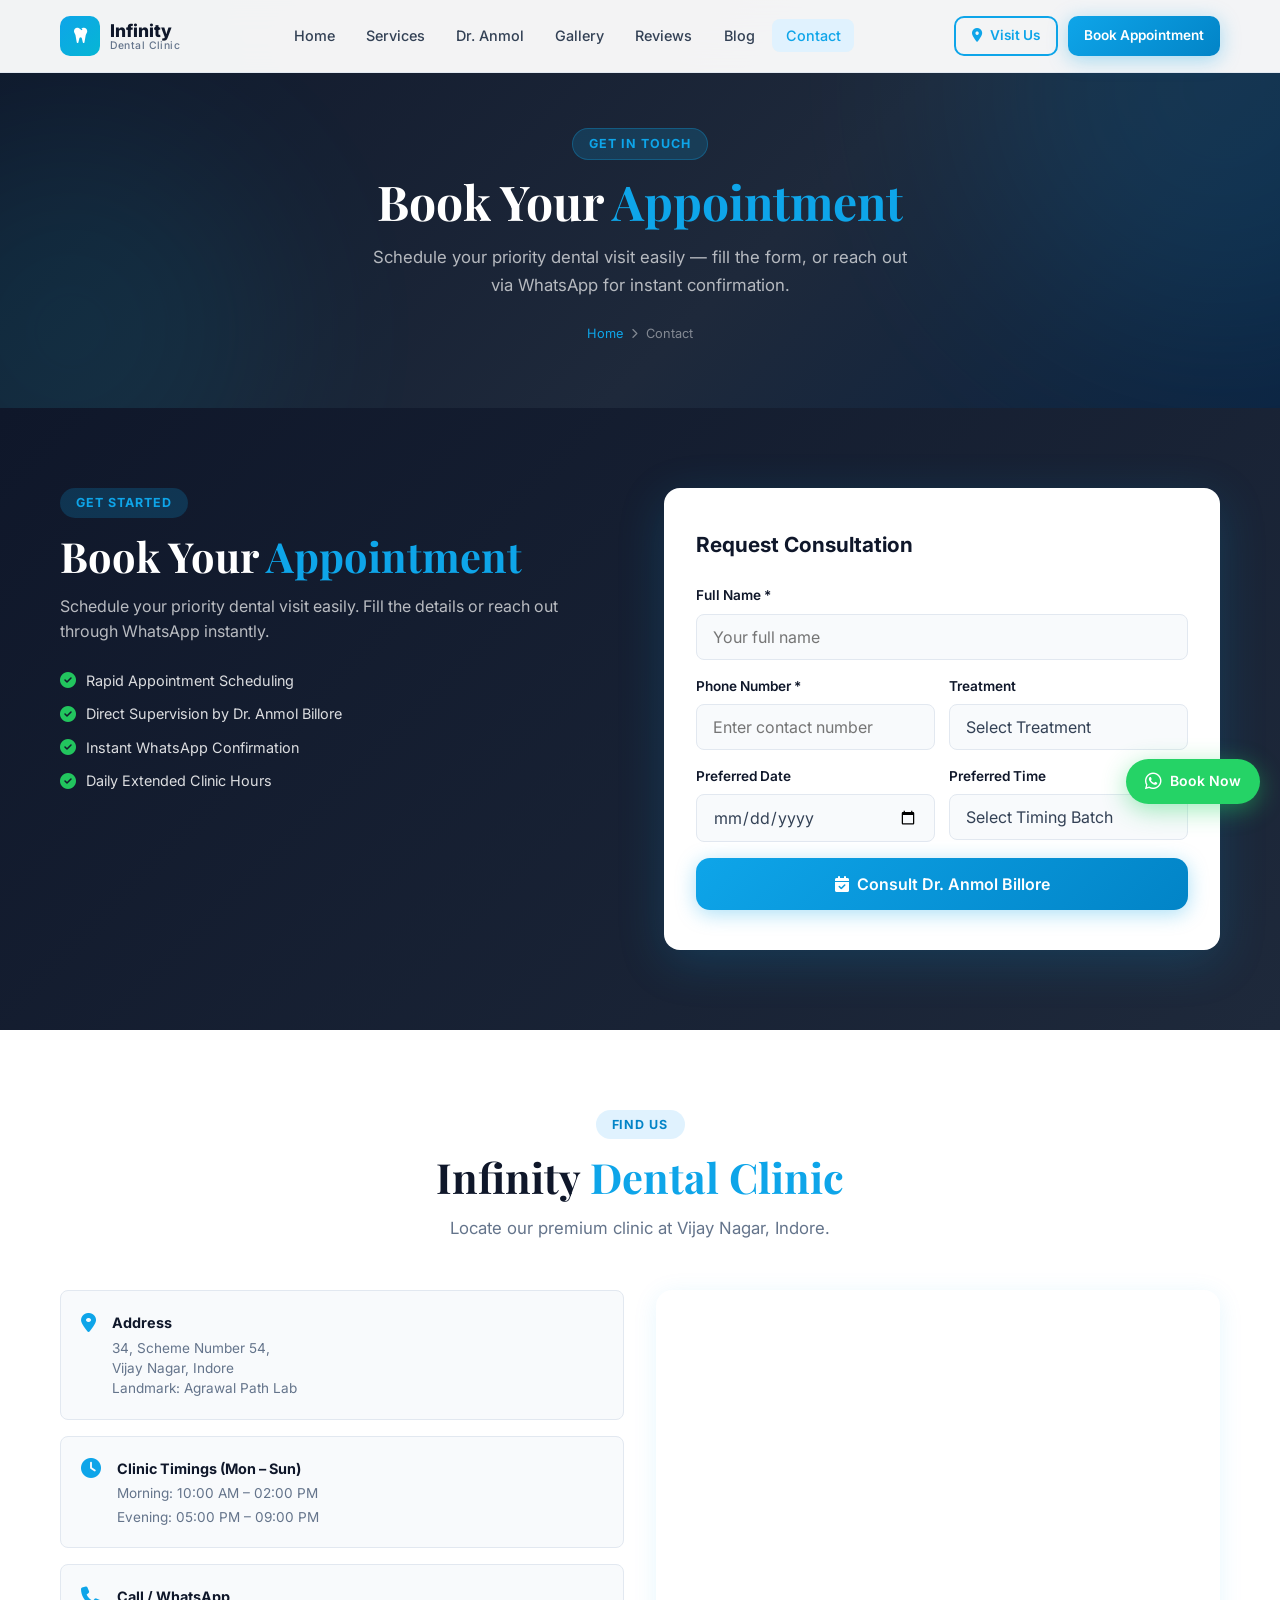
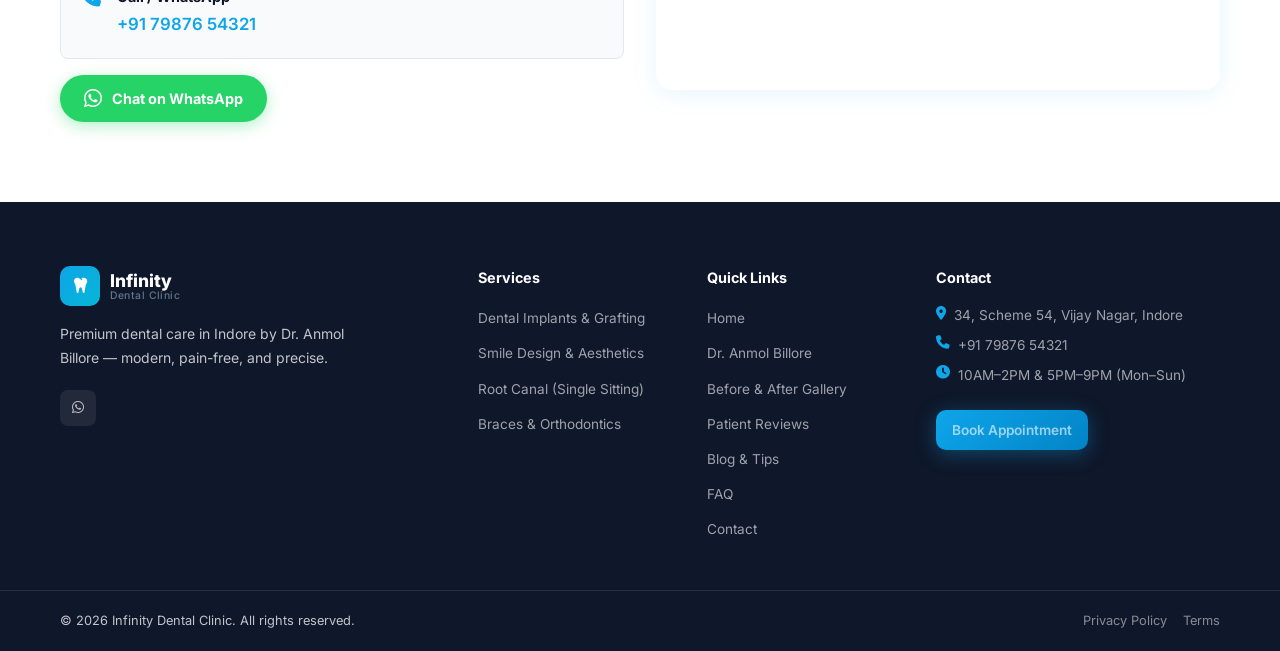
<file: contact.html>
<!DOCTYPE html>
<html lang="en">
<head>
  <meta charset="UTF-8" />
  <meta name="viewport" content="width=device-width, initial-scale=1.0" />
  <meta name="description" content="Book an appointment at Infinity Dental Clinic, Vijay Nagar, Indore. Contact Dr. Anmol Billore — open Mon–Sun, morning and evening batches." />
  <title>Contact &amp; Appointment | Infinity Dental Clinic</title>
  <meta name="robots" content="index, follow" />
  <link rel="icon" type="image/svg+xml" href="data:image/svg+xml,&lt;svg xmlns='http://www.w3.org/2000/svg' viewBox='0 0 100 100'&gt;&lt;text y='.9em' font-size='90'&gt;??&lt;/text&gt;&lt;/svg&gt;" />
  <meta name="robots" content="index, follow" />
  <meta property="og:title" content="Contact & Appointment | Infinity Dental Clinic" />
  <meta property="og:description" content="Book an appointment at Infinity Dental Clinic, Vijay Nagar, Indore. Contact Dr. Anmol Billore — open Mon–Sun, morning and evening batches." />
  <meta property="og:url" content="https://infinitydentalclinic.in/contact.html" />
  <meta property="og:image" content="https://infinitydentalclinic.in/dr-billore.jpg" />
  <meta property="og:type" content="website" />
  <meta name="twitter:card" content="summary_large_image" />
  <link rel="icon" type="image/svg+xml" href="data:image/svg+xml,<svg xmlns='http://www.w3.org/2000/svg' viewBox='0 0 100 100'><text y='.9em' font-size='90'>🦷</text></svg>" />
  <script src="https://identity.netlify.com/v1/netlify-identity-widget.js"></script>
  <link rel="preconnect" href="https://fonts.googleapis.com" />
  <link rel="preconnect" href="https://fonts.gstatic.com" crossorigin />
  <link href="https://fonts.googleapis.com/css2?family=Inter:wght@300;400;500;600;700;800&family=Playfair+Display:wght@400;600;700&display=swap" rel="stylesheet" />
  <link rel="stylesheet" href="style.css" />
  <link href="https://cdnjs.cloudflare.com/ajax/libs/font-awesome/6.5.0/css/all.min.css" rel="stylesheet" />
</head>
<body data-page="contact">

  <a href="https://wa.me/917987654321" class="whatsapp-float" target="_blank" rel="noopener" aria-label="WhatsApp us"><i class="fab fa-whatsapp"></i><span>Book Now</span></a>
  <div class="mobile-fab-bar">
    <a href="https://wa.me/917987654321" class="mobile-fab-btn mobile-fab-wa" target="_blank" rel="noopener"><i class="fab fa-whatsapp"></i><span>WhatsApp</span></a>
    <a href="#appointment" class="mobile-fab-btn mobile-fab-book"><i class="fas fa-calendar-check"></i><span>Book Now</span></a>
    <a href="#contact" class="mobile-fab-btn mobile-fab-loc"><i class="fas fa-map-marker-alt"></i><span>Location</span></a>
  </div>

  <header class="header" id="header">
    <nav class="nav container" role="navigation" aria-label="Main navigation">
      <a href="index.html" class="nav__logo">
        <div class="logo-icon"><i class="fas fa-tooth"></i></div>
        <div class="logo-text"><span class="logo-primary">Infinity</span><span class="logo-sub">Dental Clinic</span></div>
      </a>
      <ul class="nav__list" id="nav-list">
        <li><a href="index.html" class="nav__link">Home</a></li>
        <li><a href="services.html" class="nav__link">Services</a></li>
        <li><a href="about.html" class="nav__link">Dr. Anmol</a></li>
        <li><a href="gallery.html" class="nav__link">Gallery</a></li>
        <li><a href="reviews.html" class="nav__link">Reviews</a></li>
        <li><a href="blog.html" class="nav__link">Blog</a></li>
        <li><a href="contact.html" class="nav__link active">Contact</a></li>
      </ul>
      <div class="nav__cta">
        <a href="#contact" class="btn btn--outline btn--sm"><i class="fas fa-map-marker-alt"></i> Visit Us</a>
        <a href="#appointment" class="btn btn--primary btn--sm">Book Appointment</a>
      </div>
      <button class="hamburger" id="hamburger" aria-label="Toggle menu" aria-expanded="false"><span></span><span></span><span></span></button>
    </nav>
  </header>

  <div class="mobile-nav" id="mobile-nav" aria-hidden="true">
    <ul class="mobile-nav__list">
      <li><a href="index.html" class="mobile-nav__link">Home</a></li>
      <li><a href="services.html" class="mobile-nav__link">Services</a></li>
      <li><a href="about.html" class="mobile-nav__link">Dr. Anmol</a></li>
      <li><a href="gallery.html" class="mobile-nav__link">Gallery</a></li>
      <li><a href="reviews.html" class="mobile-nav__link">Reviews</a></li>
      <li><a href="blog.html" class="mobile-nav__link">Blog</a></li>
      <li><a href="contact.html" class="mobile-nav__link">Contact</a></li>
    </ul>
    <div class="mobile-nav__cta">
      <a href="#contact" class="btn btn--outline btn--full"><i class="fas fa-map-marker-alt"></i> Visit Clinic Location</a>
      <a href="https://wa.me/917987654321" class="btn btn--whatsapp btn--full" target="_blank" rel="noopener"><i class="fab fa-whatsapp"></i> WhatsApp Us</a>
      <a href="#appointment" class="btn btn--primary btn--full">Book Appointment</a>
    </div>
  </div>
  <div class="overlay" id="overlay"></div>

  <main>
    <div class="page-hero">
      <div class="container page-hero__inner">
        <span class="page-hero__tag">Get In Touch</span>
        <h1 class="page-hero__title">Book Your <span class="highlight">Appointment</span></h1>
        <p class="page-hero__desc">Schedule your priority dental visit easily — fill the form, or reach out via WhatsApp for instant confirmation.</p>
        <div class="page-hero__breadcrumb"><a href="index.html">Home</a><i class="fas fa-chevron-right"></i><span>Contact</span></div>
      </div>
    </div>

    <!-- ===== APPOINTMENT FORM ===== -->
    <section class="appointment section" id="appointment">
      <div class="container appointment__inner">
        <div class="appointment__info">
          <span class="section-tag">Get Started</span>
          <h2 class="section-title">Book Your <span class="highlight">Appointment</span></h2>
          <p>Schedule your priority dental visit easily. Fill the details or reach out through WhatsApp instantly.</p>
          <ul class="appointment__perks">
            <li><i class="fas fa-check-circle"></i> Rapid Appointment Scheduling</li>
            <li><i class="fas fa-check-circle"></i> Direct Supervision by Dr. Anmol Billore</li>
            <li><i class="fas fa-check-circle"></i> Instant WhatsApp Confirmation</li>
            <li><i class="fas fa-check-circle"></i> Daily Extended Clinic Hours</li>
          </ul>
        </div>
        <div class="appointment__form-wrap">
          <form class="appointment__form" id="appointment-form" name="appointment" method="POST" data-netlify="true" netlify-honeypot="bot-field" novalidate>
            <h3>Request Consultation</h3>
            <input type="hidden" name="form-name" value="appointment" />
            <p style="display:none;"><label>Don't fill this out: <input name="bot-field" /></label></p>
            <div class="form-group">
              <label for="appt-name">Full Name *</label>
              <input type="text" id="appt-name" name="name" placeholder="Your full name" required />
            </div>
            <div class="form-row">
              <div class="form-group">
                <label for="appt-phone">Phone Number *</label>
                <input type="tel" id="appt-phone" name="phone" placeholder="Enter contact number" required />
              </div>
              <div class="form-group">
                <label for="appt-service">Treatment</label>
                <select id="appt-service" name="service">
                  <option value="">Select Treatment</option>
                  <option value="implants">Implants / General Surgery</option>
                  <option value="smile">Smile Design / Aesthetic</option>
                  <option value="rct">Root Canal Treatment</option>
                  <option value="crowns">Crowns / Bridges</option>
                  <option value="ortho">Braces / Orthodontics</option>
                  <option value="cleaning">Scaling / Polishing</option>
                  <option value="other">General Checkup / Other</option>
                </select>
              </div>
            </div>
            <div class="form-row">
              <div class="form-group">
                <label for="appt-date">Preferred Date</label>
                <input type="date" id="appt-date" name="date" />
              </div>
              <div class="form-group">
                <label for="appt-time">Preferred Time</label>
                <select id="appt-time" name="time">
                  <option value="">Select Timing Batch</option>
                  <option>Morning (10:00 AM – 02:00 PM)</option>
                  <option>Evening (05:00 PM – 09:00 PM)</option>
                </select>
              </div>
            </div>
            <button type="submit" class="btn btn--primary btn--full btn--lg" id="appt-submit">
              <i class="fas fa-calendar-check"></i> Consult Dr. Anmol Billore
            </button>
          </form>
        </div>
      </div>
    </section>

    <!-- ===== CONTACT + MAP ===== -->
    <section class="contact section" id="contact">
      <div class="container">
        <div class="section-header">
          <span class="section-tag">Find Us</span>
          <h2 class="section-title">Infinity <span class="highlight">Dental Clinic</span></h2>
          <p class="section-desc">Locate our premium clinic at Vijay Nagar, Indore.</p>
        </div>
        <div class="contact__inner">
          <div class="contact__cards">
            <div class="contact-card">
              <i class="fas fa-map-marker-alt"></i>
              <div>
                <strong>Address</strong>
                <span>34, Scheme Number 54,<br/>Vijay Nagar, Indore<br/>Landmark: Agrawal Path Lab</span>
              </div>
            </div>
            <div class="contact-card">
              <i class="fas fa-clock"></i>
              <div>
                <strong>Clinic Timings (Mon – Sun)</strong>
                <span>Morning: 10:00 AM – 02:00 PM</span>
                <span>Evening: 05:00 PM – 09:00 PM</span>
              </div>
            </div>
            <div class="contact-card">
              <i class="fas fa-phone"></i>
              <div>
                <strong>Call / WhatsApp</strong>
                <a href="tel:+917987654321" style="color:var(--primary);font-weight:600;font-size:1.05rem;">+91 79876 54321</a>
              </div>
            </div>
            <div class="contact__social">
              <a href="https://wa.me/917987654321" aria-label="WhatsApp" target="_blank" rel="noopener" class="contact-whatsapp-btn">
                <i class="fab fa-whatsapp"></i>
                <span>Chat on WhatsApp</span>
              </a>
            </div>
          </div>
          <div class="contact__map">
            <iframe
              src="https://www.google.com/maps/embed?pb=!1m18!1m12!1m3!1d3679.336423406322!2d75.8911!3d22.7533!2m3!1f0!2f0!3f0!3m2!1i1024!2i768!4f13.1!3m3!1m2!1s0x396302a4505fbae5%3A0xe5323a23a31c51db!2sVijay%20Nagar%2C%20Indore%2C%20Madhya%20Pradesh!5e0!3m2!1sen!2sin!4v1700000000000"
              width="100%" height="400" style="border:0;" allowfullscreen="" loading="lazy"
              referrerpolicy="no-referrer-when-downgrade"
              title="Infinity Dental Clinic Location"
              aria-label="Google map showing clinic location">
            </iframe>
          </div>
        </div>
      </div>
    </section>

  </main>

  <!-- Success modal — placed outside <main> to fix iOS z-index stacking -->
  <div class="modal" id="success-modal" aria-hidden="true" role="dialog">
    <div class="modal__inner">
      <div class="modal__icon"><i class="fas fa-check-circle"></i></div>
      <h3>Appointment Requested!</h3>
      <p>Thank you! Our team will contact you shortly to confirm your slot with Dr. Anmol Billore.</p>
      <button class="btn btn--primary" id="modal-close">Close</button>
    </div>
  </div>
  <div class="modal-overlay" id="modal-overlay"></div>

  <footer class="footer">
    <div class="container footer__inner">
      <div class="footer__brand">
        <div class="nav__logo"><div class="logo-icon"><i class="fas fa-tooth"></i></div><div class="logo-text"><span class="logo-primary">Infinity</span><span class="logo-sub">Dental Clinic</span></div></div>
        <p>Premium dental care in Indore by Dr. Anmol Billore — modern, pain-free, and precise.</p>
        <div class="footer__social"><a href="https://wa.me/917987654321" target="_blank" rel="noopener" aria-label="WhatsApp"><i class="fab fa-whatsapp"></i></a></div>
      </div>
      <div class="footer__links"><h4>Services</h4><ul>
        <li><a href="services.html">Dental Implants &amp; Grafting</a></li>
        <li><a href="services.html">Smile Design &amp; Aesthetics</a></li>
        <li><a href="services.html">Root Canal (Single Sitting)</a></li>
        <li><a href="services.html">Braces &amp; Orthodontics</a></li>
      </ul></div>
      <div class="footer__links"><h4>Quick Links</h4><ul>
        <li><a href="index.html">Home</a></li>
        <li><a href="about.html">Dr. Anmol Billore</a></li>
        <li><a href="gallery.html">Before &amp; After Gallery</a></li>
        <li><a href="reviews.html">Patient Reviews</a></li>
        <li><a href="blog.html">Blog &amp; Tips</a></li>
        <li><a href="faq.html">FAQ</a></li>
        <li><a href="contact.html">Contact</a></li>
      </ul></div>
      <div class="footer__contact"><h4>Contact</h4>
        <p><i class="fas fa-map-marker-alt"></i> 34, Scheme 54, Vijay Nagar, Indore</p>
        <p><i class="fas fa-phone"></i> <a href="tel:+917987654321" style="color:inherit;text-decoration:none;">+91 79876 54321</a></p>
        <p><i class="fas fa-clock"></i> 10AM–2PM &amp; 5PM–9PM (Mon–Sun)</p>
        <a href="#appointment" class="btn btn--primary btn--sm" style="margin-top:1rem;display:inline-flex;">Book Appointment</a>
      </div>
    </div>
    <div class="footer__bottom"><div class="container"><p>© <span id="footer-year"></span> Infinity Dental Clinic. All rights reserved.</p><div class="footer__bottom-links"><a href="#">Privacy Policy</a><a href="#">Terms</a></div></div></div>
  </footer>
  <button class="back-to-top" id="back-to-top" aria-label="Back to top"><i class="fas fa-arrow-up"></i></button>
  <script defer src="script.js"></script>
  <script>
    if (window.netlifyIdentity) {
      window.netlifyIdentity.on('init', function(user) {
        if (!user) { window.netlifyIdentity.on('login', function() { document.location.href = '/admin/'; }); }
      });
    }
    document.getElementById('footer-year').textContent = new Date().getFullYear();
  </script>
</body>
</html>
</file>
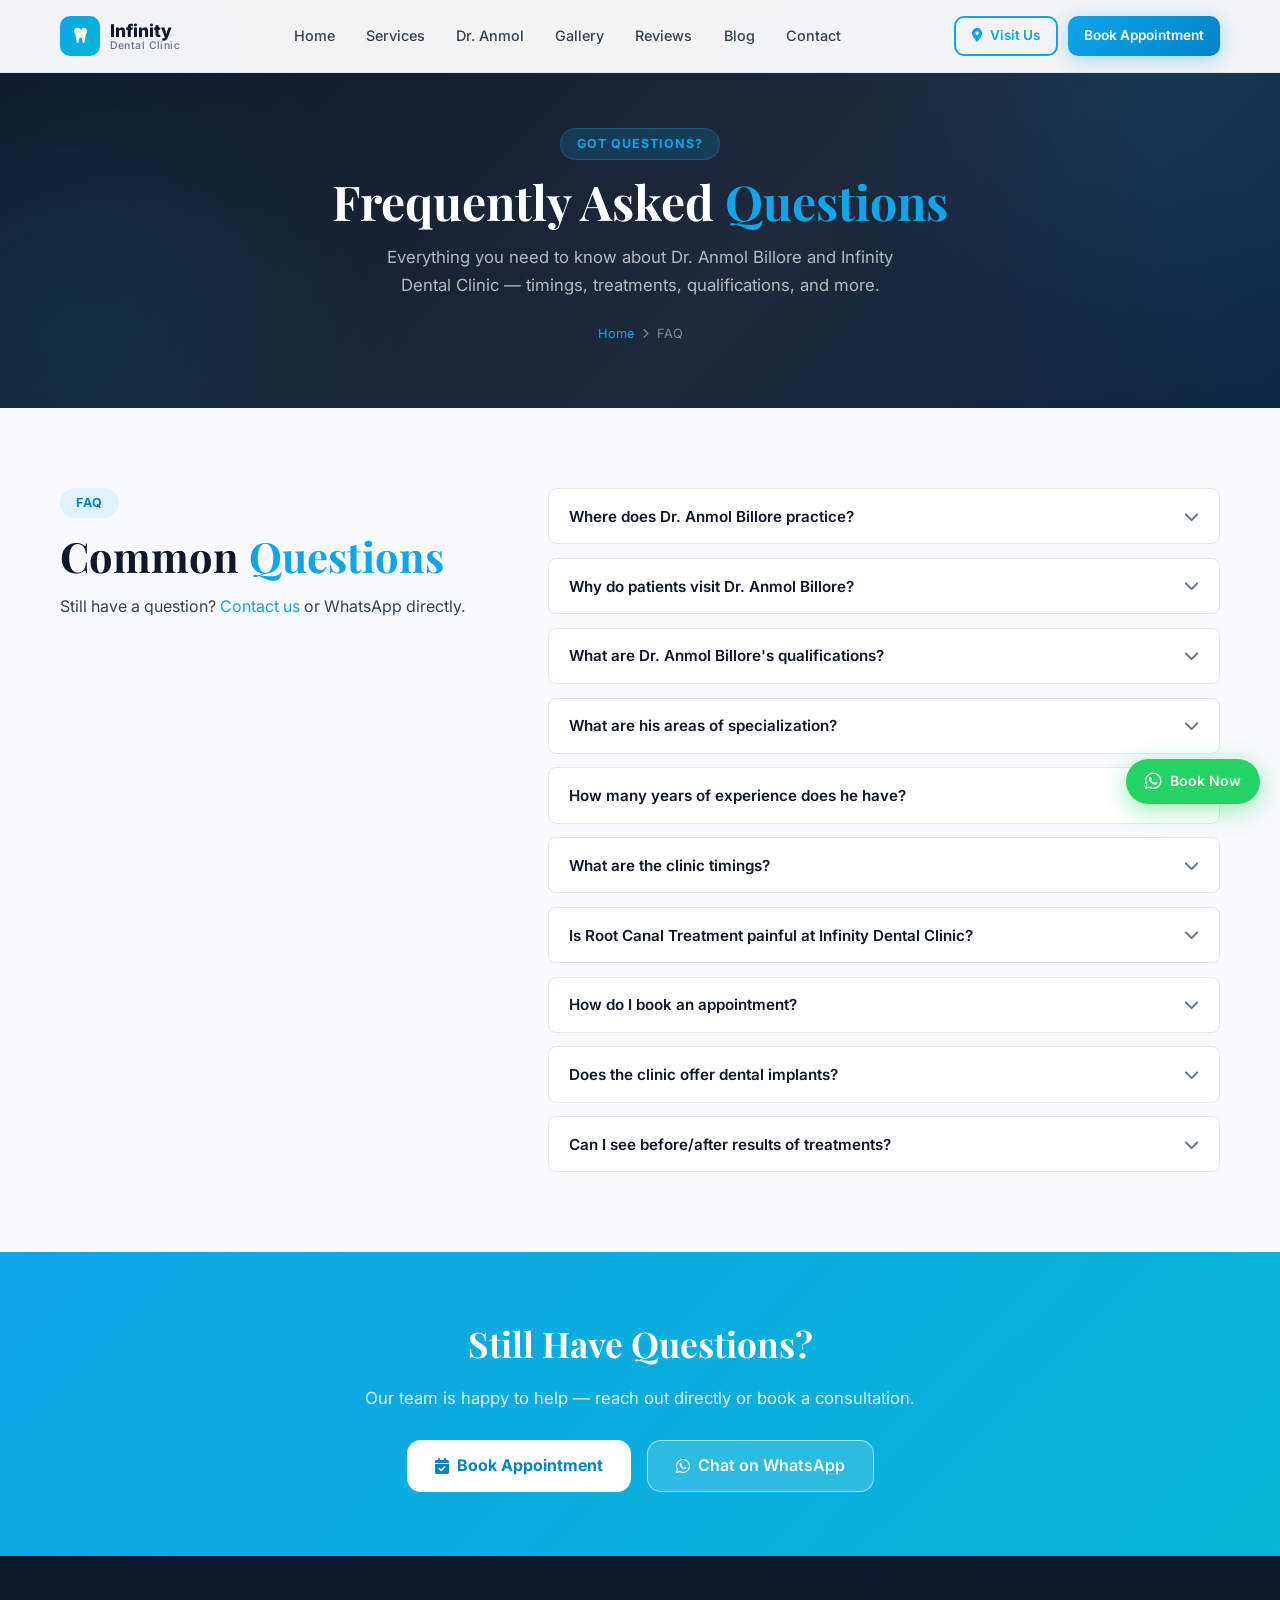
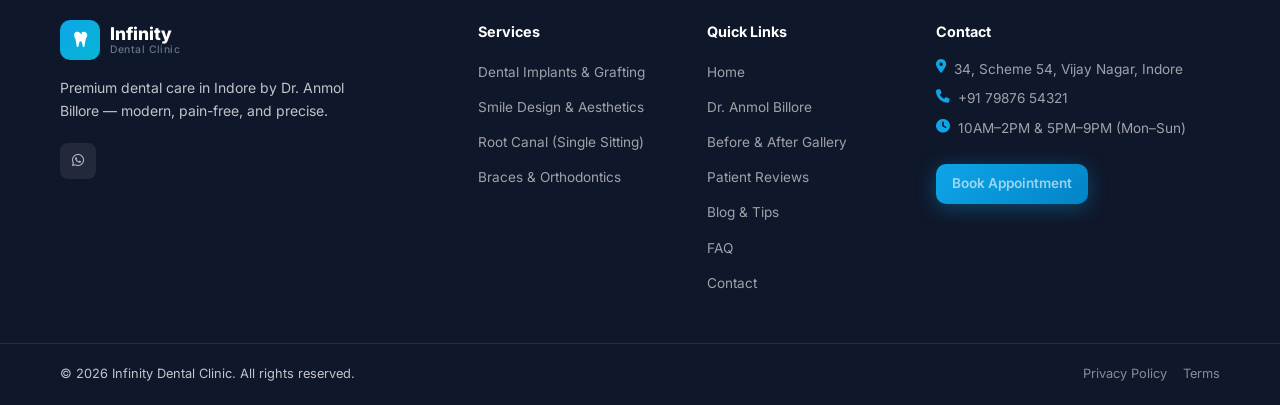
<file: faq.html>
﻿<!DOCTYPE html>
<html lang="en">
<head>
  <meta charset="UTF-8" />
  <meta name="viewport" content="width=device-width, initial-scale=1.0" />
  <meta name="description" content="Frequently asked questions about dental treatments, clinic timings, and Dr. Anmol Billore's qualifications at Infinity Dental Clinic, Indore." />
  <title>FAQ | Infinity Dental Clinic | Dr. Anmol Billore</title>
  <meta name="robots" content="index, follow" />
  <link rel="icon" type="image/svg+xml" href="data:image/svg+xml,&lt;svg xmlns='http://www.w3.org/2000/svg' viewBox='0 0 100 100'&gt;&lt;text y='.9em' font-size='90'&gt;??&lt;/text&gt;&lt;/svg&gt;" />
  <script src="https://identity.netlify.com/v1/netlify-identity-widget.js"></script>
  <link rel="preconnect" href="https://fonts.googleapis.com" />
  <link rel="preconnect" href="https://fonts.gstatic.com" crossorigin />
  <link href="https://fonts.googleapis.com/css2?family=Inter:wght@300;400;500;600;700;800&family=Playfair+Display:wght@400;600;700&display=swap" rel="stylesheet" />
  <link rel="stylesheet" href="style.css" />
  <link href="https://cdnjs.cloudflare.com/ajax/libs/font-awesome/6.5.0/css/all.min.css" rel="stylesheet" />
</head>
<body data-page="faq">

  <a href="https://wa.me/917987654321" class="whatsapp-float" target="_blank" rel="noopener" aria-label="WhatsApp us"><i class="fab fa-whatsapp"></i><span>Book Now</span></a>
  <div class="mobile-fab-bar">
    <a href="https://wa.me/917987654321" class="mobile-fab-btn mobile-fab-wa" target="_blank" rel="noopener"><i class="fab fa-whatsapp"></i><span>WhatsApp</span></a>
    <a href="contact.html#appointment" class="mobile-fab-btn mobile-fab-book"><i class="fas fa-calendar-check"></i><span>Book Now</span></a>
    <a href="contact.html#contact" class="mobile-fab-btn mobile-fab-loc"><i class="fas fa-map-marker-alt"></i><span>Location</span></a>
  </div>

  <header class="header" id="header">
    <nav class="nav container" role="navigation" aria-label="Main navigation">
      <a href="index.html" class="nav__logo">
        <div class="logo-icon"><i class="fas fa-tooth"></i></div>
        <div class="logo-text"><span class="logo-primary">Infinity</span><span class="logo-sub">Dental Clinic</span></div>
      </a>
      <ul class="nav__list" id="nav-list">
        <li><a href="index.html" class="nav__link">Home</a></li>
        <li><a href="services.html" class="nav__link">Services</a></li>
        <li><a href="about.html" class="nav__link">Dr. Anmol</a></li>
        <li><a href="gallery.html" class="nav__link">Gallery</a></li>
        <li><a href="reviews.html" class="nav__link">Reviews</a></li>
        <li><a href="blog.html" class="nav__link">Blog</a></li>
        <li><a href="contact.html" class="nav__link">Contact</a></li>
      </ul>
      <div class="nav__cta">
        <a href="contact.html#contact" class="btn btn--outline btn--sm"><i class="fas fa-map-marker-alt"></i> Visit Us</a>
        <a href="contact.html#appointment" class="btn btn--primary btn--sm">Book Appointment</a>
      </div>
      <button class="hamburger" id="hamburger" aria-label="Toggle menu" aria-expanded="false"><span></span><span></span><span></span></button>
    </nav>
  </header>

  <div class="mobile-nav" id="mobile-nav" aria-hidden="true">
    <ul class="mobile-nav__list">
      <li><a href="index.html" class="mobile-nav__link">Home</a></li>
      <li><a href="services.html" class="mobile-nav__link">Services</a></li>
      <li><a href="about.html" class="mobile-nav__link">Dr. Anmol</a></li>
      <li><a href="gallery.html" class="mobile-nav__link">Gallery</a></li>
      <li><a href="reviews.html" class="mobile-nav__link">Reviews</a></li>
      <li><a href="blog.html" class="mobile-nav__link">Blog</a></li>
      <li><a href="contact.html" class="mobile-nav__link">Contact</a></li>
    </ul>
    <div class="mobile-nav__cta">
      <a href="contact.html#contact" class="btn btn--outline btn--full"><i class="fas fa-map-marker-alt"></i> Visit Clinic</a>
      <a href="https://wa.me/917987654321" class="btn btn--whatsapp btn--full" target="_blank" rel="noopener"><i class="fab fa-whatsapp"></i> WhatsApp Us</a>
      <a href="contact.html#appointment" class="btn btn--primary btn--full">Book Appointment</a>
    </div>
  </div>
  <div class="overlay" id="overlay"></div>

  <main>
    <div class="page-hero">
      <div class="container page-hero__inner">
        <span class="page-hero__tag">Got Questions?</span>
        <h1 class="page-hero__title">Frequently Asked <span class="highlight">Questions</span></h1>
        <p class="page-hero__desc">Everything you need to know about Dr. Anmol Billore and Infinity Dental Clinic — timings, treatments, qualifications, and more.</p>
        <div class="page-hero__breadcrumb"><a href="index.html">Home</a><i class="fas fa-chevron-right"></i><span>FAQ</span></div>
      </div>
    </div>

    <section class="faq section" id="faq">
      <div class="container faq__inner">
        <div class="faq__header">
          <span class="section-tag">FAQ</span>
          <h2 class="section-title">Common <span class="highlight">Questions</span></h2>
          <p>Still have a question? <a href="contact.html">Contact us</a> or WhatsApp directly.</p>
        </div>
        <div class="faq__list">

          <div class="faq-item">
            <button class="faq-q" aria-expanded="false">Where does Dr. Anmol Billore practice? <i class="fas fa-chevron-down"></i></button>
            <div class="faq-a"><p>Dr. Anmol Billore practices at Infinity Dental Clinic, Vijay Nagar, Indore. Address: 34, Scheme Number 54, Landmark: Agrawal Path Lab.</p></div>
          </div>

          <div class="faq-item">
            <button class="faq-q" aria-expanded="false">Why do patients visit Dr. Anmol Billore? <i class="fas fa-chevron-down"></i></button>
            <div class="faq-a"><p>Patients commonly visit for Crowns and Bridges, Artificial Teeth, Smile Design, Dental Implants, and Root Canal Treatment due to his premium, pain-free approach.</p></div>
          </div>

          <div class="faq-item">
            <button class="faq-q" aria-expanded="false">What are Dr. Anmol Billore's qualifications? <i class="fas fa-chevron-down"></i></button>
            <div class="faq-a"><p>Dr. Anmol Billore holds a BDS degree from Modern Dental College &amp; Research Centre, Indore (Batch of 2010), and is MCI Verified.</p></div>
          </div>

          <div class="faq-item">
            <button class="faq-q" aria-expanded="false">What are his areas of specialization? <i class="fas fa-chevron-down"></i></button>
            <div class="faq-a"><p>He specializes in Dentistry, Cosmetic/Aesthetic Dentistry, Dental Surgery, and Implantology — offering 25+ dental services under one roof.</p></div>
          </div>

          <div class="faq-item">
            <button class="faq-q" aria-expanded="false">How many years of experience does he have? <i class="fas fa-chevron-down"></i></button>
            <div class="faq-a"><p>Dr. Anmol Billore has 16 years of overall experience, including 15 years as a dedicated specialist in cosmetic and implant dentistry.</p></div>
          </div>

          <div class="faq-item">
            <button class="faq-q" aria-expanded="false">What are the clinic timings? <i class="fas fa-chevron-down"></i></button>
            <div class="faq-a"><p>The clinic is open Monday – Sunday across two batches: <strong>Morning: 10:00 AM – 02:00 PM</strong> and <strong>Evening: 05:00 PM – 09:00 PM</strong>.</p></div>
          </div>

          <div class="faq-item">
            <button class="faq-q" aria-expanded="false">Is Root Canal Treatment painful at Infinity Dental Clinic? <i class="fas fa-chevron-down"></i></button>
            <div class="faq-a"><p>No. The clinic uses advanced single-sitting RCT techniques and modern anesthesia protocols specifically designed to make the procedure completely pain-free and often completed in one visit.</p></div>
          </div>

          <div class="faq-item">
            <button class="faq-q" aria-expanded="false">How do I book an appointment? <i class="fas fa-chevron-down"></i></button>
            <div class="faq-a"><p>You can book online via our <a href="contact.html#appointment">Appointment Form</a>, or directly through WhatsApp for instant confirmation. The clinic also accepts walk-ins during working hours.</p></div>
          </div>

          <div class="faq-item">
            <button class="faq-q" aria-expanded="false">Does the clinic offer dental implants? <i class="fas fa-chevron-down"></i></button>
            <div class="faq-a"><p>Yes. Dr. Anmol Billore is a certified Implantologist. He offers full dental implant procedures including bone grafting when required. <a href="services.html">See all services.</a></p></div>
          </div>

          <div class="faq-item">
            <button class="faq-q" aria-expanded="false">Can I see before/after results of treatments? <i class="fas fa-chevron-down"></i></button>
            <div class="faq-a"><p>Absolutely! Visit our <a href="gallery.html">Before &amp; After Gallery</a> to see real patient transformations across Smile Makeover, Dental Implants, Braces, and more.</p></div>
          </div>

        </div>
      </div>
    </section>

    <div class="cta-section">
      <div class="container">
        <h2>Still Have Questions?</h2>
        <p>Our team is happy to help — reach out directly or book a consultation.</p>
        <div class="cta-section__actions">
          <a href="contact.html#appointment" class="btn btn--lg" style="background:#fff;color:var(--primary-dark);font-weight:700;"><i class="fas fa-calendar-check"></i> Book Appointment</a>
          <a href="https://wa.me/917987654321" class="btn btn--glass btn--lg" target="_blank" rel="noopener"><i class="fab fa-whatsapp"></i> Chat on WhatsApp</a>
        </div>
      </div>
    </div>
  </main>

  <footer class="footer">
    <div class="container footer__inner">
      <div class="footer__brand">
        <div class="nav__logo"><div class="logo-icon"><i class="fas fa-tooth"></i></div><div class="logo-text"><span class="logo-primary">Infinity</span><span class="logo-sub">Dental Clinic</span></div></div>
        <p>Premium dental care in Indore by Dr. Anmol Billore — modern, pain-free, and precise.</p>
        <div class="footer__social"><a href="https://wa.me/917987654321" target="_blank" rel="noopener" aria-label="WhatsApp"><i class="fab fa-whatsapp"></i></a></div>
      </div>
      <div class="footer__links"><h4>Services</h4><ul>
        <li><a href="services.html">Dental Implants &amp; Grafting</a></li>
        <li><a href="services.html">Smile Design &amp; Aesthetics</a></li>
        <li><a href="services.html">Root Canal (Single Sitting)</a></li>
        <li><a href="services.html">Braces &amp; Orthodontics</a></li>
      </ul></div>
      <div class="footer__links"><h4>Quick Links</h4><ul>
        <li><a href="index.html">Home</a></li>
        <li><a href="about.html">Dr. Anmol Billore</a></li>
        <li><a href="gallery.html">Before &amp; After Gallery</a></li>
        <li><a href="reviews.html">Patient Reviews</a></li>
        <li><a href="blog.html">Blog &amp; Tips</a></li>
        <li><a href="faq.html">FAQ</a></li>
        <li><a href="contact.html">Contact</a></li>
      </ul></div>
      <div class="footer__contact"><h4>Contact</h4>
        <p><i class="fas fa-map-marker-alt"></i> 34, Scheme 54, Vijay Nagar, Indore</p>
        <p><i class="fas fa-phone"></i> <a href="tel:+917987654321" style="color:inherit;text-decoration:none;">+91 79876 54321</a></p>
        <p><i class="fas fa-clock"></i> 10AM–2PM &amp; 5PM–9PM (Mon–Sun)</p>
        <a href="contact.html#appointment" class="btn btn--primary btn--sm" style="margin-top:1rem;display:inline-flex;">Book Appointment</a>
      </div>
    </div>
    <div class="footer__bottom"><div class="container"><p>© <span id="footer-year"></span> Infinity Dental Clinic. All rights reserved.</p><div class="footer__bottom-links"><a href="#">Privacy Policy</a><a href="#">Terms</a></div></div></div>
  </footer>
  <button class="back-to-top" id="back-to-top" aria-label="Back to top"><i class="fas fa-arrow-up"></i></button>
  <script defer src="script.js"></script>
  <script>document.getElementById('footer-year').textContent = new Date().getFullYear();</script>
</body>
</html>
</file>
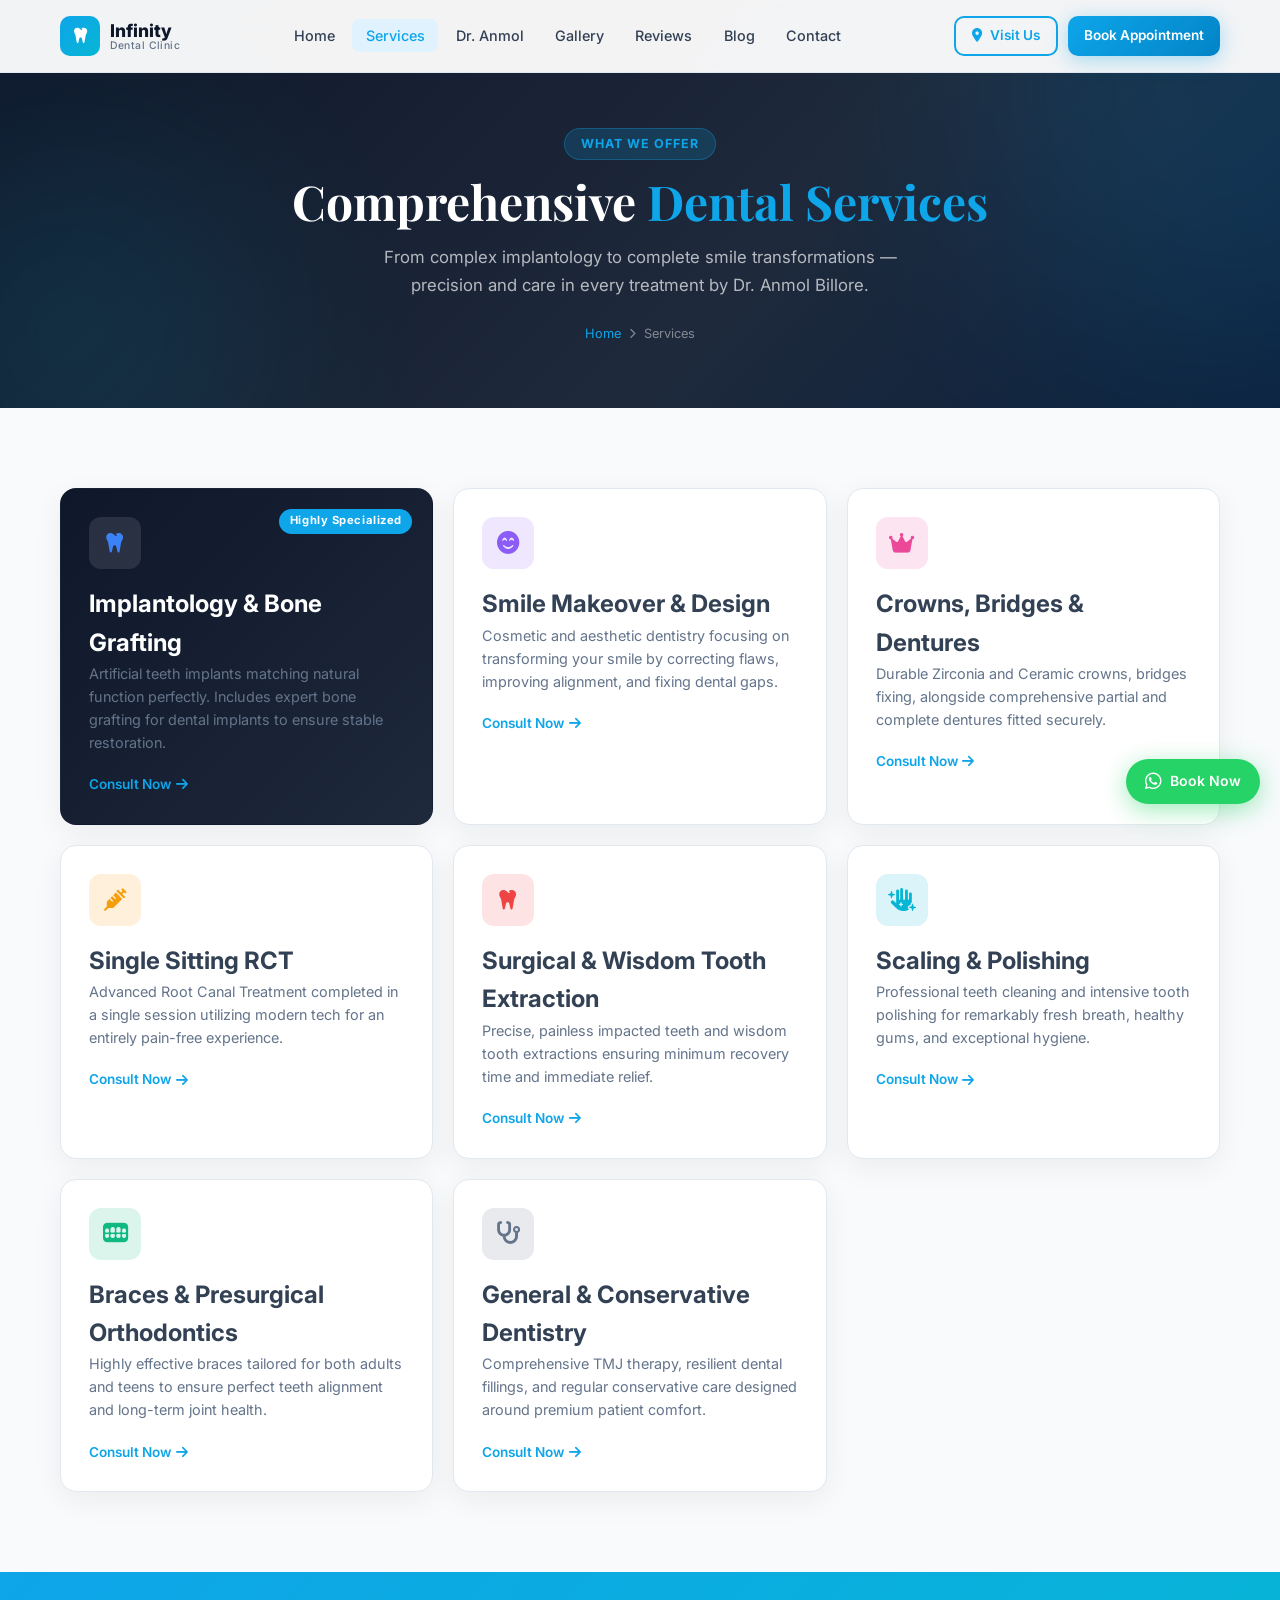
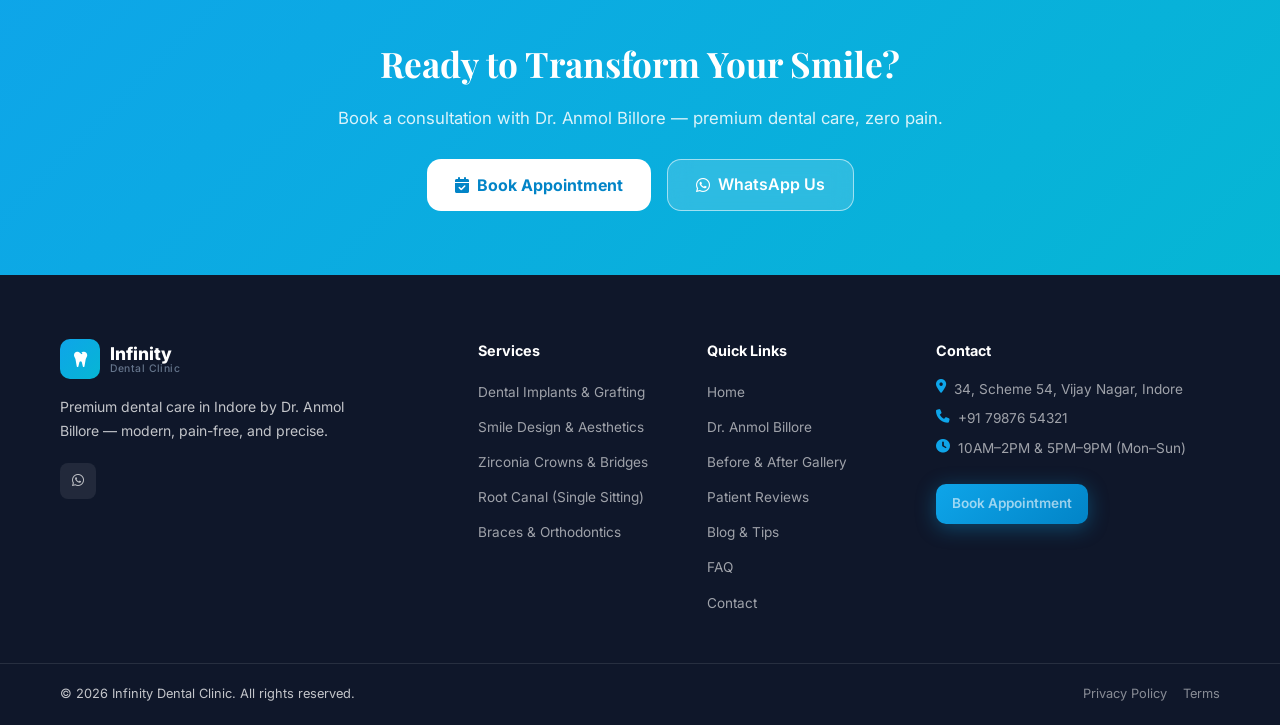
<file: services.html>
﻿<!DOCTYPE html>
<html lang="en">
<head>
  <meta charset="UTF-8" />
  <meta name="viewport" content="width=device-width, initial-scale=1.0" />
  <meta name="description" content="Explore all dental services at Infinity Dental Clinic – Implants, Smile Makeover, Crowns, RCT, Braces, and more by Dr. Anmol Billore in Indore." />
  <title>Dental Services | Infinity Dental Clinic | Dr. Anmol Billore</title>
  <meta name="robots" content="index, follow" />
  <link rel="icon" type="image/svg+xml" href="data:image/svg+xml,&lt;svg xmlns='http://www.w3.org/2000/svg' viewBox='0 0 100 100'&gt;&lt;text y='.9em' font-size='90'&gt;??&lt;/text&gt;&lt;/svg&gt;" />
  <script src="https://identity.netlify.com/v1/netlify-identity-widget.js"></script>
  <link rel="preconnect" href="https://fonts.googleapis.com" />
  <link rel="preconnect" href="https://fonts.gstatic.com" crossorigin />
  <link href="https://fonts.googleapis.com/css2?family=Inter:wght@300;400;500;600;700;800&family=Playfair+Display:wght@400;600;700&display=swap" rel="stylesheet" />
  <link rel="stylesheet" href="style.css" />
  <link href="https://cdnjs.cloudflare.com/ajax/libs/font-awesome/6.5.0/css/all.min.css" rel="stylesheet" />
</head>
<body data-page="services">

  <a href="https://wa.me/917987654321" class="whatsapp-float" target="_blank" rel="noopener" aria-label="WhatsApp us">
    <i class="fab fa-whatsapp"></i><span>Book Now</span>
  </a>
  <div class="mobile-fab-bar">
    <a href="https://wa.me/917987654321" class="mobile-fab-btn mobile-fab-wa" target="_blank" rel="noopener"><i class="fab fa-whatsapp"></i><span>WhatsApp</span></a>
    <a href="contact.html#appointment" class="mobile-fab-btn mobile-fab-book"><i class="fas fa-calendar-check"></i><span>Book Now</span></a>
    <a href="contact.html#contact" class="mobile-fab-btn mobile-fab-loc"><i class="fas fa-map-marker-alt"></i><span>Location</span></a>
  </div>

  <header class="header" id="header">
    <nav class="nav container" role="navigation" aria-label="Main navigation">
      <a href="index.html" class="nav__logo">
        <div class="logo-icon"><i class="fas fa-tooth"></i></div>
        <div class="logo-text"><span class="logo-primary">Infinity</span><span class="logo-sub">Dental Clinic</span></div>
      </a>
      <ul class="nav__list" id="nav-list">
        <li><a href="index.html" class="nav__link">Home</a></li>
        <li><a href="services.html" class="nav__link active">Services</a></li>
        <li><a href="about.html" class="nav__link">Dr. Anmol</a></li>
        <li><a href="gallery.html" class="nav__link">Gallery</a></li>
        <li><a href="reviews.html" class="nav__link">Reviews</a></li>
        <li><a href="blog.html" class="nav__link">Blog</a></li>
        <li><a href="contact.html" class="nav__link">Contact</a></li>
      </ul>
      <div class="nav__cta">
        <a href="contact.html#contact" class="btn btn--outline btn--sm"><i class="fas fa-map-marker-alt"></i> Visit Us</a>
        <a href="contact.html#appointment" class="btn btn--primary btn--sm">Book Appointment</a>
      </div>
      <button class="hamburger" id="hamburger" aria-label="Toggle menu" aria-expanded="false"><span></span><span></span><span></span></button>
    </nav>
  </header>

  <div class="mobile-nav" id="mobile-nav" aria-hidden="true">
    <ul class="mobile-nav__list">
      <li><a href="index.html" class="mobile-nav__link">Home</a></li>
      <li><a href="services.html" class="mobile-nav__link">Services</a></li>
      <li><a href="about.html" class="mobile-nav__link">Dr. Anmol</a></li>
      <li><a href="gallery.html" class="mobile-nav__link">Gallery</a></li>
      <li><a href="reviews.html" class="mobile-nav__link">Reviews</a></li>
      <li><a href="blog.html" class="mobile-nav__link">Blog</a></li>
      <li><a href="contact.html" class="mobile-nav__link">Contact</a></li>
    </ul>
    <div class="mobile-nav__cta">
      <a href="contact.html#contact" class="btn btn--outline btn--full"><i class="fas fa-map-marker-alt"></i> Visit Clinic</a>
      <a href="https://wa.me/917987654321" class="btn btn--whatsapp btn--full" target="_blank" rel="noopener"><i class="fab fa-whatsapp"></i> WhatsApp Us</a>
      <a href="contact.html#appointment" class="btn btn--primary btn--full">Book Appointment</a>
    </div>
  </div>
  <div class="overlay" id="overlay"></div>

  <main>
    <!-- Page Hero -->
    <div class="page-hero">
      <div class="container page-hero__inner">
        <span class="page-hero__tag">What We Offer</span>
        <h1 class="page-hero__title">Comprehensive <span class="highlight">Dental Services</span></h1>
        <p class="page-hero__desc">From complex implantology to complete smile transformations — precision and care in every treatment by Dr. Anmol Billore.</p>
        <div class="page-hero__breadcrumb">
          <a href="index.html">Home</a>
          <i class="fas fa-chevron-right"></i>
          <span>Services</span>
        </div>
      </div>
    </div>

    <!-- Services Grid -->
    <section class="services section" id="services">
      <div class="container">
        <!-- Mobile mini grid -->
        <div class="services-mobile-grid" id="services-mobile-grid">
          <a href="contact.html#appointment" class="svc-mini-card"><div class="svc-mini-icon" style="--icon-color:#3b82f6;"><i class="fas fa-tooth"></i></div><span>Implants &amp; Grafting</span></a>
          <a href="contact.html#appointment" class="svc-mini-card"><div class="svc-mini-icon" style="--icon-color:#8b5cf6;"><i class="fas fa-smile-beam"></i></div><span>Smile Design</span></a>
          <a href="contact.html#appointment" class="svc-mini-card"><div class="svc-mini-icon" style="--icon-color:#ec4899;"><i class="fas fa-crown"></i></div><span>Crowns &amp; Bridges</span></a>
          <a href="contact.html#appointment" class="svc-mini-card"><div class="svc-mini-icon" style="--icon-color:#f59e0b;"><i class="fas fa-syringe"></i></div><span>Root Canal (RCT)</span></a>
          <a href="contact.html#appointment" class="svc-mini-card"><div class="svc-mini-icon" style="--icon-color:#10b981;"><i class="fas fa-teeth"></i></div><span>Braces &amp; Ortho</span></a>
          <a href="contact.html#appointment" class="svc-mini-card"><div class="svc-mini-icon" style="--icon-color:#06b6d4;"><i class="fas fa-hand-sparkles"></i></div><span>Scaling &amp; Polishing</span></a>
          <a href="contact.html#appointment" class="svc-mini-card svc-extra show"><div class="svc-mini-icon" style="--icon-color:#ef4444;"><i class="fas fa-tooth"></i></div><span>Tooth Extraction</span></a>
          <a href="contact.html#appointment" class="svc-mini-card svc-extra show"><div class="svc-mini-icon" style="--icon-color:#64748b;"><i class="fas fa-stethoscope"></i></div><span>General Dentistry</span></a>
        </div>

        <!-- Desktop cards grid -->
        <div class="services__grid services__desktop-grid">
          <div class="service-card featured-service" data-service="implants">
            <div class="service-card__badge">Highly Specialized</div>
            <div class="service-card__icon" style="--icon-color:#3b82f6;"><i class="fas fa-tooth"></i></div>
            <h2>Implantology &amp; Bone Grafting</h2>
            <p>Artificial teeth implants matching natural function perfectly. Includes expert bone grafting for dental implants to ensure stable restoration.</p>
            <div class="service-card__footer"><a href="contact.html#appointment" class="service-link">Consult Now <i class="fas fa-arrow-right"></i></a></div>
          </div>
          <div class="service-card" data-service="smile">
            <div class="service-card__icon" style="--icon-color:#8b5cf6;"><i class="fas fa-smile-beam"></i></div>
            <h2>Smile Makeover &amp; Design</h2>
            <p>Cosmetic and aesthetic dentistry focusing on transforming your smile by correcting flaws, improving alignment, and fixing dental gaps.</p>
            <div class="service-card__footer"><a href="contact.html#appointment" class="service-link">Consult Now <i class="fas fa-arrow-right"></i></a></div>
          </div>
          <div class="service-card" data-service="crowns">
            <div class="service-card__icon" style="--icon-color:#ec4899;"><i class="fas fa-crown"></i></div>
            <h2>Crowns, Bridges &amp; Dentures</h2>
            <p>Durable Zirconia and Ceramic crowns, bridges fixing, alongside comprehensive partial and complete dentures fitted securely.</p>
            <div class="service-card__footer"><a href="contact.html#appointment" class="service-link">Consult Now <i class="fas fa-arrow-right"></i></a></div>
          </div>
          <div class="service-card" data-service="rct">
            <div class="service-card__icon" style="--icon-color:#f59e0b;"><i class="fas fa-syringe"></i></div>
            <h2>Single Sitting RCT</h2>
            <p>Advanced Root Canal Treatment completed in a single session utilizing modern tech for an entirely pain-free experience.</p>
            <div class="service-card__footer"><a href="contact.html#appointment" class="service-link">Consult Now <i class="fas fa-arrow-right"></i></a></div>
          </div>
          <div class="service-card" data-service="extraction">
            <div class="service-card__icon" style="--icon-color:#ef4444;"><i class="fas fa-tooth"></i></div>
            <h2>Surgical &amp; Wisdom Tooth Extraction</h2>
            <p>Precise, painless impacted teeth and wisdom tooth extractions ensuring minimum recovery time and immediate relief.</p>
            <div class="service-card__footer"><a href="contact.html#appointment" class="service-link">Consult Now <i class="fas fa-arrow-right"></i></a></div>
          </div>
          <div class="service-card" data-service="cleaning">
            <div class="service-card__icon" style="--icon-color:#06b6d4;"><i class="fas fa-hand-sparkles"></i></div>
            <h2>Scaling &amp; Polishing</h2>
            <p>Professional teeth cleaning and intensive tooth polishing for remarkably fresh breath, healthy gums, and exceptional hygiene.</p>
            <div class="service-card__footer"><a href="contact.html#appointment" class="service-link">Consult Now <i class="fas fa-arrow-right"></i></a></div>
          </div>
          <div class="service-card" data-service="ortho">
            <div class="service-card__icon" style="--icon-color:#10b981;"><i class="fas fa-teeth"></i></div>
            <h2>Braces &amp; Presurgical Orthodontics</h2>
            <p>Highly effective braces tailored for both adults and teens to ensure perfect teeth alignment and long-term joint health.</p>
            <div class="service-card__footer"><a href="contact.html#appointment" class="service-link">Consult Now <i class="fas fa-arrow-right"></i></a></div>
          </div>
          <div class="service-card" data-service="general">
            <div class="service-card__icon" style="--icon-color:#64748b;"><i class="fas fa-stethoscope"></i></div>
            <h2>General &amp; Conservative Dentistry</h2>
            <p>Comprehensive TMJ therapy, resilient dental fillings, and regular conservative care designed around premium patient comfort.</p>
            <div class="service-card__footer"><a href="contact.html#appointment" class="service-link">Consult Now <i class="fas fa-arrow-right"></i></a></div>
          </div>
        </div>
      </div>
    </section>

    <!-- CTA -->
    <div class="cta-section">
      <div class="container">
        <h2>Ready to Transform Your Smile?</h2>
        <p>Book a consultation with Dr. Anmol Billore — premium dental care, zero pain.</p>
        <div class="cta-section__actions">
          <a href="contact.html#appointment" class="btn btn--lg" style="background:#fff;color:var(--primary-dark);font-weight:700;"><i class="fas fa-calendar-check"></i> Book Appointment</a>
          <a href="https://wa.me/917987654321" class="btn btn--glass btn--lg" target="_blank" rel="noopener"><i class="fab fa-whatsapp"></i> WhatsApp Us</a>
        </div>
      </div>
    </div>
  </main>

  <footer class="footer">
    <div class="container footer__inner">
      <div class="footer__brand">
        <div class="nav__logo"><div class="logo-icon"><i class="fas fa-tooth"></i></div><div class="logo-text"><span class="logo-primary">Infinity</span><span class="logo-sub">Dental Clinic</span></div></div>
        <p>Premium dental care in Indore by Dr. Anmol Billore — modern, pain-free, and precise.</p>
        <div class="footer__social"><a href="https://wa.me/917987654321" target="_blank" rel="noopener" aria-label="WhatsApp"><i class="fab fa-whatsapp"></i></a></div>
      </div>
      <div class="footer__links"><h4>Services</h4><ul>
        <li><a href="services.html">Dental Implants &amp; Grafting</a></li>
        <li><a href="services.html">Smile Design &amp; Aesthetics</a></li>
        <li><a href="services.html">Zirconia Crowns &amp; Bridges</a></li>
        <li><a href="services.html">Root Canal (Single Sitting)</a></li>
        <li><a href="services.html">Braces &amp; Orthodontics</a></li>
      </ul></div>
      <div class="footer__links"><h4>Quick Links</h4><ul>
        <li><a href="index.html">Home</a></li>
        <li><a href="about.html">Dr. Anmol Billore</a></li>
        <li><a href="gallery.html">Before &amp; After Gallery</a></li>
        <li><a href="reviews.html">Patient Reviews</a></li>
        <li><a href="blog.html">Blog &amp; Tips</a></li>
        <li><a href="faq.html">FAQ</a></li>
        <li><a href="contact.html">Contact</a></li>
      </ul></div>
      <div class="footer__contact"><h4>Contact</h4>
        <p><i class="fas fa-map-marker-alt"></i> 34, Scheme 54, Vijay Nagar, Indore</p>
        <p><i class="fas fa-phone"></i> <a href="tel:+917987654321" style="color:inherit;text-decoration:none;">+91 79876 54321</a></p>
        <p><i class="fas fa-clock"></i> 10AM–2PM &amp; 5PM–9PM (Mon–Sun)</p>
        <a href="contact.html#appointment" class="btn btn--primary btn--sm" style="margin-top:1rem;display:inline-flex;">Book Appointment</a>
      </div>
    </div>
    <div class="footer__bottom"><div class="container"><p>© <span id="footer-year"></span> Infinity Dental Clinic. All rights reserved.</p><div class="footer__bottom-links"><a href="#">Privacy Policy</a><a href="#">Terms</a></div></div></div>
  </footer>

  <button class="back-to-top" id="back-to-top" aria-label="Back to top"><i class="fas fa-arrow-up"></i></button>
  <script defer src="script.js"></script>
  <script>document.getElementById('footer-year').textContent = new Date().getFullYear();</script>
</body>
</html>
</file>
<file: style.css>
/* ========================
   CSS VARIABLES / TOKENS
======================== */
:root {
  --primary: #0ea5e9;
  --primary-dark: #0284c7;
  --primary-light: #e0f2fe;
  --accent: #06b6d4;
  --green: #22c55e;
  --whatsapp: #25d366;
  --dark: #0f172a;
  --dark2: #1e293b;
  --dark3: #334155;
  --text: #334155;
  --text-light: #64748b;
  --border: #e2e8f0;
  --bg: #f8fafc;
  --white: #ffffff;
  --radius: 16px;
  --radius-sm: 8px;
  --shadow: 0 4px 24px rgba(14,165,233,0.10);
  --shadow-lg: 0 12px 48px rgba(14,165,233,0.18);
  --transition: 0.3s cubic-bezier(0.4,0,0.2,1);
  --font-main: 'Inter', sans-serif;
  --font-display: 'Playfair Display', serif;
}

/* ========================
   RESET & BASE
======================== */
*, *::before, *::after { box-sizing: border-box; margin: 0; padding: 0; }
html { scroll-behavior: smooth; font-size: 16px; }
body {
  font-family: var(--font-main);
  color: var(--text);
  background: var(--white);
  line-height: 1.6;
  overflow-x: hidden;
}
img { max-width: 100%; display: block; }
a { color: inherit; text-decoration: none; }
ul { list-style: none; }
button { cursor: pointer; font-family: inherit; border: none; background: none; }
input, select, textarea { font-family: inherit; font-size: 1rem; }

.container {
  width: 100%;
  max-width: 1200px;
  margin: 0 auto;
  padding: 0 1.25rem;
}
.section { padding: 5rem 0; }

/* ========================
   PAGE HERO BANNER (inner pages)
======================== */
.page-hero {
  background: linear-gradient(135deg, #0f172a 0%, #1e293b 60%, #0c2340 100%);
  padding: 8rem 0 4rem;
  text-align: center;
  position: relative;
  overflow: hidden;
}
.page-hero::before {
  content: '';
  position: absolute;
  top: -40%; right: -15%;
  width: 500px; height: 500px;
  background: var(--primary);
  border-radius: 50%;
  filter: blur(100px);
  opacity: 0.12;
  pointer-events: none;
}
.page-hero::after {
  content: '';
  position: absolute;
  bottom: -30%; left: -10%;
  width: 400px; height: 400px;
  background: var(--accent);
  border-radius: 50%;
  filter: blur(90px);
  opacity: 0.10;
  pointer-events: none;
}
.page-hero__inner { position: relative; z-index: 1; }
.page-hero__tag {
  display: inline-block;
  background: rgba(14,165,233,0.18);
  color: var(--primary);
  border: 1px solid rgba(14,165,233,0.3);
  font-size: 0.78rem;
  font-weight: 700;
  letter-spacing: 0.08em;
  text-transform: uppercase;
  padding: 0.3rem 1rem;
  border-radius: 50px;
  margin-bottom: 0.85rem;
}
.page-hero__title {
  font-family: var(--font-display);
  font-size: clamp(1.9rem, 5vw, 3rem);
  font-weight: 700;
  color: var(--white);
  line-height: 1.2;
  margin-bottom: 0.85rem;
}
.page-hero__title .highlight { color: var(--primary); }
.page-hero__desc {
  font-size: 1.05rem;
  color: rgba(255,255,255,0.68);
  max-width: 560px;
  margin: 0 auto 1.5rem;
  line-height: 1.65;
}
.page-hero__breadcrumb {
  display: flex;
  align-items: center;
  justify-content: center;
  gap: 0.5rem;
  font-size: 0.8rem;
  color: rgba(255,255,255,0.45);
  margin-top: 0.5rem;
}
.page-hero__breadcrumb a { color: var(--primary); }
.page-hero__breadcrumb i { font-size: 0.65rem; }

/* Teaser CTA Section (home page) */
.cta-section {
  background: linear-gradient(135deg, var(--primary) 0%, var(--accent) 100%);
  padding: 4rem 0;
  text-align: center;
}
.cta-section h2 {
  font-family: var(--font-display);
  font-size: clamp(1.5rem, 4vw, 2.2rem);
  font-weight: 700;
  color: var(--white);
  margin-bottom: 0.75rem;
}
.cta-section p { color: rgba(255,255,255,0.85); margin-bottom: 1.75rem; font-size: 1.05rem; }
.cta-section .btn--glass { color: var(--white); border-color: rgba(255,255,255,0.55); }
.cta-section .btn--glass:hover { background: rgba(255,255,255,0.2); }
.cta-section__actions { display: flex; gap: 1rem; justify-content: center; flex-wrap: wrap; }

/* ========================
   BUTTONS
======================== */
.btn {
  display: inline-flex;
  align-items: center;
  gap: 0.5rem;
  font-weight: 600;
  border-radius: 50px;
  transition: var(--transition);
  white-space: nowrap;
  text-align: center;
  justify-content: center;
}
.btn--primary {
  background: linear-gradient(135deg, var(--primary), var(--accent));
  color: var(--white);
  box-shadow: 0 4px 20px rgba(14,165,233,0.35);
}
.btn--primary:hover { transform: translateY(-2px); box-shadow: 0 8px 32px rgba(14,165,233,0.45); }
.btn--outline {
  border: 2px solid var(--primary);
  color: var(--primary);
  background: transparent;
}
.btn--outline:hover { background: var(--primary); color: var(--white); }
.btn--glass {
  background: rgba(255,255,255,0.15);
  border: 1.5px solid rgba(255,255,255,0.4);
  color: var(--white);
  backdrop-filter: blur(10px);
}
.btn--glass:hover { background: rgba(255,255,255,0.28); }
.btn--whatsapp { background: var(--whatsapp); color: var(--white); }
.btn--whatsapp:hover { background: #1fb954; }
.btn--sm { padding: 0.5rem 1.2rem; font-size: 0.875rem; }
.btn--md { padding: 0.75rem 1.75rem; font-size: 0.95rem; }
.btn--lg { padding: 0.9rem 2rem; font-size: 1rem; }
.btn--full { width: 100%; }

/* ========================
   SECTION HEADER
======================== */
.section-header { text-align: center; max-width: 640px; margin: 0 auto 3rem; }
.section-tag {
  display: inline-block;
  background: var(--primary-light);
  color: var(--primary-dark);
  font-size: 0.78rem;
  font-weight: 700;
  letter-spacing: 0.08em;
  text-transform: uppercase;
  padding: 0.3rem 1rem;
  border-radius: 50px;
  margin-bottom: 0.75rem;
}
.section-title {
  font-family: var(--font-display);
  font-size: clamp(1.6rem, 4vw, 2.6rem);
  font-weight: 700;
  color: var(--dark);
  line-height: 1.25;
  margin-bottom: 0.75rem;
}
.section-desc { color: var(--text-light); font-size: 1.05rem; }
.highlight { color: var(--primary); }

/* ========================
   HEADER / NAVBAR
======================== */
.header {
  position: fixed;
  top: 0; left: 0; right: 0;
  z-index: 1000;
  background: rgba(255,255,255,0.95);
  backdrop-filter: blur(16px);
  border-bottom: 1px solid var(--border);
  transition: box-shadow var(--transition);
}
.header.scrolled { box-shadow: 0 4px 24px rgba(0,0,0,0.08); }
.nav {
  display: flex;
  align-items: center;
  height: 72px;
  gap: 1.5rem;
}
.nav__logo {
  display: flex;
  align-items: center;
  gap: 0.6rem;
  flex-shrink: 0;
}
.logo-icon {
  width: 40px; height: 40px;
  background: linear-gradient(135deg, var(--primary), var(--accent));
  border-radius: 10px;
  display: flex;
  align-items: center;
  justify-content: center;
  color: var(--white);
  font-size: 1.1rem;
}
.logo-text { display: flex; flex-direction: column; line-height: 1.1; }
.logo-primary { font-weight: 800; font-size: 1.1rem; color: var(--dark); }
.logo-sub { font-size: 0.65rem; color: var(--text-light); font-weight: 500; letter-spacing: 0.04em; }

.nav__list {
  display: none;
  align-items: center;
  gap: 0.25rem;
  margin-left: auto;
}
.nav__link {
  font-size: 0.9rem;
  font-weight: 500;
  color: var(--text);
  padding: 0.5rem 0.85rem;
  border-radius: 8px;
  transition: var(--transition);
}
.nav__link:hover, .nav__link.active { color: var(--primary); background: var(--primary-light); }
.nav__cta { display: none; align-items: center; gap: 0.6rem; margin-left: auto; }
.hamburger {
  margin-left: auto;
  display: flex;
  flex-direction: column;
  gap: 5px;
  padding: 8px;
  border-radius: 8px;
}
.hamburger span {
  display: block;
  width: 22px; height: 2px;
  background: var(--dark);
  border-radius: 2px;
  transition: var(--transition);
}
.hamburger.open span:nth-child(1) { transform: translateY(7px) rotate(45deg); }
.hamburger.open span:nth-child(2) { opacity: 0; }
.hamburger.open span:nth-child(3) { transform: translateY(-7px) rotate(-45deg); }

/* Mobile Nav */
.mobile-nav {
  position: fixed;
  top: 72px; left: 0; right: 0;
  background: var(--white);
  z-index: 999;
  border-bottom: 1px solid var(--border);
  padding: 1.5rem 1.25rem;
  transform: translateY(-120%);
  opacity: 0;
  transition: var(--transition);
  display: flex;
  flex-direction: column;
  gap: 1rem;
}
.mobile-nav.open { transform: translateY(0); opacity: 1; }
.mobile-nav__list { display: flex; flex-direction: column; }
.mobile-nav__link {
  display: block;
  padding: 0.875rem 0;
  font-weight: 600;
  font-size: 1.05rem;
  border-bottom: 1px solid var(--border);
  color: var(--dark);
}
.mobile-nav__cta { display: flex; flex-direction: column; gap: 0.75rem; padding-top: 0.5rem; }
.overlay {
  position: fixed;
  inset: 0;
  background: rgba(0,0,0,0.3);
  z-index: 998;
  opacity: 0;
  pointer-events: none;
  transition: var(--transition);
}
.overlay.show { opacity: 1; pointer-events: all; }

/* ========================
   HERO
======================== */
.hero {
  min-height: 100svh;
  display: flex;
  align-items: center;
  padding-top: 72px;
  background: linear-gradient(135deg, #f0f9ff 0%, #e0f2fe 50%, #f0fdf4 100%);
  position: relative;
  overflow: hidden;
}
.hero__bg-blur {
  position: absolute;
  border-radius: 50%;
  filter: blur(80px);
  opacity: 0.35;
  pointer-events: none;
}
.blob1 { width: 500px; height: 500px; background: var(--primary); top: -100px; right: -150px; }
.blob2 { width: 400px; height: 400px; background: var(--accent); bottom: -100px; left: -100px; }
.hero__inner {
  display: grid;
  grid-template-columns: 1fr;
  gap: 3rem;
  padding-top: 3rem;
  padding-bottom: 3rem;
  position: relative;
  z-index: 1;
}
.hero__badge {
  display: inline-flex;
  align-items: center;
  gap: 0.4rem;
  background: white;
  border: 1px solid var(--primary-light);
  color: var(--primary-dark);
  font-size: 0.8rem;
  font-weight: 600;
  padding: 0.4rem 1rem;
  border-radius: 50px;
  margin-bottom: 1rem;
  box-shadow: var(--shadow);
}
.hero__title {
  font-family: var(--font-display);
  font-size: clamp(2rem, 6vw, 3.8rem);
  font-weight: 700;
  color: var(--dark);
  line-height: 1.15;
  margin-bottom: 1.25rem;
}
.hero__subtitle {
  font-size: 1.1rem;
  color: var(--text-light);
  max-width: 520px;
  margin-bottom: 2rem;
}
.hero__stats {
  display: flex;
  align-items: center;
  gap: 1.25rem;
  margin-bottom: 2rem;
  flex-wrap: wrap;
}
.stat { display: flex; flex-direction: column; }
.stat strong { font-size: 1.6rem; font-weight: 800; color: var(--dark); }
.stat span { font-size: 0.775rem; color: var(--text-light); font-weight: 500; }
.stat-divider { width: 1px; height: 36px; background: var(--border); }
.hero__actions { display: flex; gap: 0.85rem; flex-wrap: wrap; margin-bottom: 2rem; }
.hero__trust {
  display: flex;
  align-items: center;
  gap: 0.75rem;
}
.trust-avatars { display: flex; }
.trust-avatars img {
  width: 36px; height: 36px;
  border-radius: 50%;
  border: 2px solid var(--white);
  margin-left: -10px;
  object-fit: cover;
}
.trust-avatars img:first-child { margin-left: 0; }
.hero__trust p { font-size: 0.82rem; color: var(--text-light); max-width: 200px; line-height: 1.4; }

.hero__img-wrap {
  position: relative;
  display: flex;
  justify-content: center;
}
.hero__img-glow {
  position: absolute;
  inset: 10%;
  background: radial-gradient(circle, rgba(14,165,233,0.3) 0%, transparent 70%);
  pointer-events: none;
}
.hero__img {
  width: 100%;
  max-width: 420px;
  height: 440px;
  object-fit: cover;
  border-radius: 32px;
  box-shadow: 0 30px 80px rgba(14,165,233,0.25);
  position: relative;
}
.hero__badge-float {
  position: absolute;
  background: var(--white);
  border-radius: 12px;
  padding: 0.6rem 1rem;
  display: flex;
  align-items: center;
  gap: 0.6rem;
  box-shadow: var(--shadow-lg);
  font-size: 0.8rem;
}
.hero__badge-float i { font-size: 1.3rem; }
.hero__badge-float div { display: flex; flex-direction: column; line-height: 1.2; }
.hero__badge-float strong { font-weight: 700; color: var(--dark); font-size: 0.9rem; }
.hero__badge-float span { color: var(--text-light); font-size: 0.72rem; }
.badge-left { bottom: 15%; left: -5%; animation: floatY 3s ease-in-out infinite; }
.badge-right { top: 15%; right: -5%; animation: floatY 3s ease-in-out infinite 1.5s; }

@keyframes floatY {
  0%, 100% { transform: translateY(0); }
  50% { transform: translateY(-8px); }
}

.scroll-hint {
  position: absolute;
  bottom: 2rem;
  left: 50%;
  transform: translateX(-50%);
  display: flex;
  flex-direction: column;
  align-items: center;
  gap: 0.3rem;
  color: var(--text-light);
  font-size: 0.75rem;
}
@keyframes bounce {
  0%, 100% { transform: translateX(-50%) translateY(0); }
  50% { transform: translateX(-50%) translateY(6px); }
}
.scroll-hint__arrow {
  animation: arrowBounce 1.4s ease-in-out infinite;
  font-size: 1rem;
}
@keyframes arrowBounce {
  0%, 100% { transform: translateY(0); opacity: 0.5; }
  50% { transform: translateY(6px); opacity: 1; }
}

/* ========================
   TRUST STRIP
======================== */
.trust-strip {
  background: var(--dark);
  padding: 1.25rem 0;
}
.trust-strip__inner {
  display: flex;
  gap: 1.5rem;
  flex-wrap: wrap;
  justify-content: center;
  align-items: center;
}
.trust-item {
  display: flex;
  align-items: center;
  gap: 0.5rem;
  color: var(--white);
  font-size: 0.85rem;
  font-weight: 500;
  white-space: nowrap;
}
.trust-item i { color: var(--primary); font-size: 1rem; }

/* ========================
   TRUST STATS BAR (Social Proof)
======================== */
.trust-stats-bar {
  background: var(--white);
  border-bottom: 1px solid var(--border);
  padding: 1.5rem 0;
}
.trust-stats-bar__inner {
  display: flex;
  align-items: center;
  justify-content: center;
  gap: 1rem;
  flex-wrap: wrap;
}
.tsb-item {
  display: flex;
  align-items: center;
  gap: 0.75rem;
  padding: 0.5rem 1.5rem;
  flex: 1;
  min-width: 160px;
  justify-content: center;
}
.tsb-icon { font-size: 1.6rem; line-height: 1; }
.tsb-item div { display: flex; flex-direction: column; line-height: 1.25; }
.tsb-item strong { font-size: 1.1rem; font-weight: 800; color: var(--dark); }
.tsb-item span { font-size: 0.72rem; color: var(--text-light); font-weight: 500; }
.tsb-divider { width: 1px; height: 40px; background: var(--border); flex-shrink: 0; }
@media (max-width: 768px) {
  .tsb-divider { display: none; }
  .trust-stats-bar__inner { gap: 1.5rem; }
  .tsb-item { padding: 0.5rem; justify-content: flex-start; }
}

/* ========================
   TESTIMONIAL — new layout
======================== */
.testimonial-card {
  background: var(--white);
  border-radius: 16px;
  padding: 1.5rem;
  box-shadow: 0 4px 20px rgba(0,0,0,0.06);
  border: 1px solid var(--border);
  display: flex !important;
  flex-direction: column;
  gap: 0.85rem;
  transition: transform 0.3s ease, box-shadow 0.3s ease;
}
.testimonial-card:hover { transform: translateY(-4px); box-shadow: 0 12px 36px rgba(14,165,233,0.12); }
.t-stars-top { color: #f59e0b; font-size: 1rem; letter-spacing: 0.05em; margin-bottom: 0.25rem; }
.testimonial-card p { font-size: 0.92rem; color: var(--text); line-height: 1.65; font-style: italic; flex: 1; }
.testimonial-patient {
  display: flex;
  align-items: center;
  gap: 0.75rem;
  padding-top: 0.75rem;
  border-top: 1px solid var(--border);
}
.testimonial-patient img { width: 44px; height: 44px; border-radius: 50%; object-fit: cover; border: 2px solid var(--primary-light); }
.testimonial-patient div { display: flex; flex-direction: column; line-height: 1.3; }
.testimonial-patient strong { font-size: 0.87rem; font-weight: 700; color: var(--dark); }
.testimonial-patient span { font-size: 0.72rem; color: var(--text-light); }

/* Slider nav row */
.slider-nav { display: flex; align-items: center; justify-content: center; gap: 1rem; margin-top: 1.5rem; }

/* ========================
   MICRO-INTERACTIONS (global)
======================== */
/* Service cards */
.service-card {
  transition: transform 0.3s ease, box-shadow 0.3s ease;
  border-radius: 18px;
  border: none;
  box-shadow: 0 8px 30px rgba(0,0,0,0.06);
}
.service-card:hover { transform: translateY(-5px); box-shadow: 0 16px 40px rgba(14,165,233,0.15); }
.svc-mini-card { transition: transform 0.25s ease, box-shadow 0.25s ease; }
.svc-mini-card:hover { transform: translateY(-3px); box-shadow: 0 8px 24px rgba(14,165,233,0.12); }

/* Buttons — stronger hover */
.btn--primary { background: linear-gradient(135deg, #0ea5e9, #0284c7); }
.btn--primary:hover { transform: translateY(-2px); box-shadow: 0 10px 36px rgba(2,132,199,0.45); }
.btn--lg { height: 52px; padding: 0 1.75rem; font-size: 1rem; font-weight: 600; border-radius: 14px; }
.btn--sm { height: 40px; padding: 0 1rem; font-size: 0.85rem; font-weight: 600; border-radius: 10px; }

/* Process card hover */
.process-step { transition: transform 0.3s ease; }
.process-step:hover { transform: translateY(-4px); }

/* ========================
   DOCTOR MOBILE CARD — vertical layout
======================== */
.doctor-mobile-card__photo { position: relative; display: flex; justify-content: center; }
.doctor-mobile-card__photo img {
  width: 120px !important;
  height: 120px !important;
  border-radius: 20px !important;
}
.doctor-mobile-card__photo-badge {
  position: absolute;
  bottom: -0.5rem;
  left: 50%;
  transform: translateX(-50%);
  background: var(--green);
  color: #fff;
  font-size: 0.65rem;
  font-weight: 700;
  padding: 0.2rem 0.65rem;
  border-radius: 50px;
  white-space: nowrap;
}
.doctor-mobile-card__actions {
  display: flex;
  gap: 0.5rem;
  flex-wrap: wrap;
  margin-top: 0.75rem;
  width: 100%;
}
.doctor-mobile-card__actions .btn { flex: 1; min-width: 120px; justify-content: center; }

/* ========================
   SERVICES
======================== */
.services { background: var(--bg); }
.services__grid {
  display: grid;
  grid-template-columns: 1fr;
  gap: 1.25rem;
}
.service-card {
  background: var(--white);
  border-radius: var(--radius);
  padding: 1.75rem;
  border: 1px solid var(--border);
  transition: var(--transition);
  position: relative;
  overflow: hidden;
}
.service-card::before {
  content: '';
  position: absolute;
  top: 0; left: 0; right: 0;
  height: 3px;
  background: linear-gradient(90deg, var(--primary), var(--accent));
  opacity: 0;
  transition: var(--transition);
}
.service-card:hover { transform: translateY(-4px); box-shadow: var(--shadow-lg); border-color: var(--primary-light); }
.service-card:hover::before { opacity: 1; }
.featured-service {
  background: linear-gradient(135deg, var(--dark) 0%, var(--dark2) 100%);
  color: var(--white);
  border-color: transparent;
}
.featured-service h3, .featured-service p { color: var(--white); }
.featured-service .service-price { color: rgba(255,255,255,0.7); }
.featured-service .service-link { color: var(--primary); }
.service-card__badge {
  position: absolute;
  top: 1.25rem; right: 1.25rem;
  background: var(--primary);
  color: var(--white);
  font-size: 0.7rem;
  font-weight: 700;
  padding: 0.2rem 0.65rem;
  border-radius: 50px;
  letter-spacing: 0.05em;
}
.service-card__icon {
  width: 52px; height: 52px;
  background: color-mix(in srgb, var(--icon-color) 15%, white);
  border-radius: 12px;
  display: flex; align-items: center; justify-content: center;
  font-size: 1.4rem;
  color: var(--icon-color);
  margin-bottom: 1rem;
}
.featured-service .service-card__icon { background: rgba(255,255,255,0.1); }
.service-card h3 { font-size: 1.1rem; font-weight: 700; color: var(--dark); margin-bottom: 0.5rem; }
.service-card p { font-size: 0.9rem; color: var(--text-light); line-height: 1.6; margin-bottom: 1.25rem; }
.service-card__footer { display: flex; justify-content: space-between; align-items: center; margin-top: auto; }
.service-price { font-size: 0.85rem; font-weight: 600; color: var(--text-light); }
.service-link {
  font-size: 0.85rem;
  font-weight: 600;
  color: var(--primary);
  display: flex;
  align-items: center;
  gap: 0.3rem;
  transition: var(--transition);
}
.service-link:hover { gap: 0.6rem; }

/* ========================
   WHY CHOOSE US
======================== */
.why-us { background: var(--white); }
.why-us__inner {
  display: grid;
  grid-template-columns: 1fr;
  gap: 3rem;
  align-items: center;
}
.why-us__list { list-style: none; display: flex; flex-direction: column; gap: 1.25rem; margin: 1.5rem 0 2rem; }
.why-us__list li {
  display: flex;
  gap: 1rem;
  align-items: flex-start;
}
.why-icon {
  width: 44px; height: 44px; flex-shrink: 0;
  background: var(--primary-light);
  border-radius: 10px;
  display: flex; align-items: center; justify-content: center;
  color: var(--primary);
  font-size: 1.1rem;
}
.why-us__list li div { display: flex; flex-direction: column; gap: 0.15rem; }
.why-us__list li strong { font-weight: 700; color: var(--dark); font-size: 0.95rem; }
.why-us__list li span { font-size: 0.875rem; color: var(--text-light); }
.why-us__img-wrap {
  position: relative;
  border-radius: var(--radius);
  overflow: hidden;
}
.why-us__img-wrap img {
  width: 100%; height: 380px;
  object-fit: cover;
  border-radius: var(--radius);
}
.why-badge {
  position: absolute;
  bottom: 1.5rem; right: 1.5rem;
}
.why-badge__circle {
  background: var(--primary);
  color: var(--white);
  width: 110px; height: 110px;
  border-radius: 50%;
  display: flex; flex-direction: column;
  align-items: center; justify-content: center;
  text-align: center;
  font-size: 0.7rem;
  font-weight: 600;
  gap: 0.15rem;
  box-shadow: var(--shadow-lg);
  animation: spin-slow 12s linear infinite;
}
.why-badge__circle i { font-size: 1.5rem; margin-bottom: 0.15rem; }
.why-badge__circle strong { font-size: 0.72rem; line-height: 1.2; }
@keyframes spin-slow { to { transform: rotate(360deg); } }

.why-us__counters {
  display: grid;
  grid-template-columns: 1fr 1fr;
  gap: 1rem;
  margin-top: 1.5rem;
}
.counter-card {
  background: var(--bg);
  border: 1px solid var(--border);
  border-radius: var(--radius-sm);
  padding: 1.25rem;
  text-align: center;
}
.counter-card strong {
  display: block;
  font-size: 2rem;
  font-weight: 800;
  color: var(--primary);
  line-height: 1;
}
.counter-card span { font-size: 0.78rem; color: var(--text-light); }

/* ========================
   DOCTORS
======================== */
.doctors { background: var(--bg); }
.doctors__grid {
  display: grid;
  grid-template-columns: 1fr;
  gap: 1.5rem;
}
.doctor-card {
  background: var(--white);
  border-radius: var(--radius);
  overflow: hidden;
  border: 1px solid var(--border);
  transition: var(--transition);
}
.doctor-card:hover { transform: translateY(-5px); box-shadow: var(--shadow-lg); }
.doctor-card__img {
  position: relative;
  overflow: hidden;
  height: 260px;
}
.doctor-card__img img {
  width: 100%; height: 100%;
  object-fit: cover;
  transition: transform 0.5s ease;
}
.doctor-card:hover .doctor-card__img img { transform: scale(1.05); }
.doctor-card__overlay {
  position: absolute;
  inset: 0;
  background: linear-gradient(to top, rgba(14,165,233,0.85) 0%, transparent 60%);
  display: flex;
  align-items: flex-end;
  justify-content: center;
  padding: 1.5rem;
  opacity: 0;
  transition: var(--transition);
}
.doctor-card:hover .doctor-card__overlay { opacity: 1; }
.doctor-card__badge-top {
  position: absolute;
  top: 1rem; left: 1rem;
  background: var(--primary);
  color: var(--white);
  font-size: 0.72rem;
  font-weight: 700;
  padding: 0.25rem 0.75rem;
  border-radius: 50px;
}
.doctor-card__info { padding: 1.5rem; }
.doctor-card__info h3 { font-size: 1.15rem; font-weight: 700; color: var(--dark); }
.doctor-specialty {
  display: block;
  font-size: 0.82rem;
  color: var(--primary);
  font-weight: 600;
  margin: 0.2rem 0 1rem;
}
.doctor-card__details { display: flex; flex-direction: column; gap: 0.35rem; margin-bottom: 1rem; }
.doctor-card__details span { font-size: 0.82rem; color: var(--text-light); display: flex; align-items: center; gap: 0.5rem; }
.doctor-card__details i { color: var(--primary); width: 14px; }
.doctor-card__info p { font-size: 0.875rem; color: var(--text-light); font-style: italic; margin-bottom: 1rem; line-height: 1.5; }
.doctor-card__social { display: flex; gap: 0.5rem; }
.doctor-card__social a {
  width: 32px; height: 32px;
  border: 1.5px solid var(--border);
  border-radius: 8px;
  display: flex; align-items: center; justify-content: center;
  font-size: 0.8rem;
  color: var(--text-light);
  transition: var(--transition);
}
.doctor-card__social a:hover { border-color: var(--primary); color: var(--primary); }
.featured-doctor { border: 2px solid var(--primary); }

/* ========================
   PROCESS
======================== */
.process { background: var(--white); }
.process__steps {
  display: grid;
  grid-template-columns: 1fr;
  gap: 2rem;
}
.process-connector { display: none; }
.process-step { text-align: center; padding: 2rem; background: var(--bg); border-radius: var(--radius); border: 1px solid var(--border); position: relative; }
.process-step__num {
  font-size: 3rem;
  font-weight: 900;
  color: var(--primary-light);
  line-height: 1;
  margin-bottom: 0.5rem;
  font-family: var(--font-display);
}
.process-step__icon {
  width: 56px; height: 56px;
  background: linear-gradient(135deg, var(--primary), var(--accent));
  border-radius: 14px;
  display: flex; align-items: center; justify-content: center;
  font-size: 1.3rem;
  color: var(--white);
  margin: 0 auto 1rem;
}
.process-step h3 { font-size: 1.05rem; font-weight: 700; color: var(--dark); margin-bottom: 0.5rem; }
.process-step p { font-size: 0.875rem; color: var(--text-light); }

/* ========================
   TESTIMONIALS
======================== */
.testimonials { background: var(--bg); }
.overall-rating {
  display: flex;
  align-items: center;
  justify-content: center;
  gap: 0.5rem;
  margin-top: 1rem;
  flex-wrap: wrap;
}
.rating-stars { color: #f59e0b; font-size: 1.25rem; letter-spacing: 0.05em; }
.overall-rating strong { font-weight: 700; color: var(--dark); }
.overall-rating span { color: var(--text-light); font-size: 0.9rem; }

.testimonial-slider {
  position: relative;
  overflow: hidden;
  margin-top: 2rem;
}
.testimonial-track {
  display: flex;
  gap: 1.25rem;
  transition: transform 0.5s cubic-bezier(0.4,0,0.2,1);
}
.testimonial-card {
  min-width: 100%;
  background: var(--white);
  border-radius: var(--radius);
  padding: 2rem;
  border: 1px solid var(--border);
  box-shadow: var(--shadow);
  display: flex;
  flex-direction: column;
  gap: 1rem;
  flex-shrink: 0;
}
.testimonial-top {
  display: flex;
  align-items: center;
  gap: 0.85rem;
}
.testimonial-top img {
  width: 52px; height: 52px;
  border-radius: 50%;
  object-fit: cover;
  border: 2px solid var(--primary-light);
}
.testimonial-top div { display: flex; flex-direction: column; }
.testimonial-top strong { font-weight: 700; color: var(--dark); font-size: 0.95rem; }
.testimonial-top span { font-size: 0.78rem; color: var(--primary); font-weight: 600; }
.t-stars { margin-left: auto; color: #f59e0b; font-size: 0.9rem; letter-spacing: 0.05em; }
.testimonial-card p { color: var(--text); font-size: 0.95rem; line-height: 1.7; flex: 1; }
.testimonial-footer {
  display: flex;
  align-items: center;
  gap: 0.5rem;
  font-size: 0.78rem;
  color: var(--text-light);
}
.slider-btn {
  position: absolute;
  top: 50%;
  transform: translateY(-50%);
  width: 42px; height: 42px;
  border-radius: 50%;
  background: var(--white);
  border: 1.5px solid var(--border);
  display: flex; align-items: center; justify-content: center;
  font-size: 0.9rem;
  color: var(--dark);
  box-shadow: var(--shadow);
  z-index: 2;
  transition: var(--transition);
}
.slider-btn:hover { background: var(--primary); color: var(--white); border-color: var(--primary); }
.slider-btn--prev { left: 0.5rem; }
.slider-btn--next { right: 0.5rem; }
.slider-dots {
  display: flex;
  justify-content: center;
  gap: 0.5rem;
  margin-top: 1.5rem;
}
.dot {
  width: 8px; height: 8px;
  border-radius: 50%;
  background: var(--border);
  cursor: pointer;
  transition: var(--transition);
}
.dot.active { background: var(--primary); width: 24px; border-radius: 4px; }
.testimonials__cta { text-align: center; margin-top: 2rem; }
.testimonials__cta .btn { gap: 0.5rem; }

/* ========================
   APPOINTMENT FORM
======================== */
.appointment {
  background: linear-gradient(135deg, #0f172a 0%, #1e293b 100%);
  color: var(--white);
}
.appointment__inner {
  display: grid;
  grid-template-columns: 1fr;
  gap: 3rem;
}
.appointment__info .section-tag {
  background: rgba(14,165,233,0.2);
  color: var(--primary);
}
.appointment__info .section-title { color: var(--white); }
.appointment__info > p { color: rgba(255,255,255,0.7); font-size: 1rem; margin-bottom: 1.5rem; }
.appointment__perks { display: flex; flex-direction: column; gap: 0.65rem; margin-bottom: 2rem; }
.appointment__perks li {
  display: flex;
  align-items: center;
  gap: 0.65rem;
  font-size: 0.9rem;
  color: rgba(255,255,255,0.85);
}
.appointment__perks i { color: var(--green); font-size: 1rem; }
.appointment__contact-cards { display: flex; gap: 0.85rem; flex-wrap: wrap; }
.contact-quick-card {
  display: flex;
  align-items: center;
  gap: 0.75rem;
  background: rgba(255,255,255,0.08);
  border: 1px solid rgba(255,255,255,0.15);
  border-radius: var(--radius-sm);
  padding: 0.85rem 1.25rem;
  transition: var(--transition);
  flex: 1; min-width: 140px;
}
.contact-quick-card:hover { background: rgba(255,255,255,0.14); }
.contact-quick-card i { font-size: 1.4rem; color: var(--primary); }
.whatsapp-card i { color: var(--whatsapp); }
.contact-quick-card div { display: flex; flex-direction: column; }
.contact-quick-card strong { font-size: 0.85rem; color: var(--white); }
.contact-quick-card span { font-size: 0.78rem; color: rgba(255,255,255,0.6); }
.appointment__form-wrap {
  background: var(--white);
  border-radius: var(--radius);
  padding: 2rem 1.5rem;
  box-shadow: var(--shadow-lg);
}
.appointment__form h3 { font-size: 1.3rem; font-weight: 700; color: var(--dark); margin-bottom: 1.5rem; }
.form-group { display: flex; flex-direction: column; gap: 0.4rem; margin-bottom: 1rem; }
.form-group label { font-size: 0.85rem; font-weight: 600; color: var(--dark); }
.form-group input,
.form-group select,
.form-group textarea {
  width: 100%;
  padding: 0.75rem 1rem;
  border: 1.5px solid var(--border);
  border-radius: var(--radius-sm);
  color: var(--text);
  background: var(--bg);
  transition: var(--transition);
  outline: none;
  appearance: none;
}
.form-group input:focus,
.form-group select:focus,
.form-group textarea:focus { border-color: var(--primary); background: var(--white); box-shadow: 0 0 0 3px rgba(14,165,233,0.12); }
.form-group textarea { resize: vertical; min-height: 80px; }
.form-row { display: grid; grid-template-columns: 1fr 1fr; gap: 0.85rem; }
.form-note {
  text-align: center;
  font-size: 0.78rem;
  color: var(--text-light);
  margin-top: 0.85rem;
  display: flex; align-items: center; justify-content: center; gap: 0.4rem;
}
.form-note i { color: var(--green); }

/* ========================
   GALLERY
======================== */
.gallery { background: var(--white); }
.gallery__grid {
  display: grid;
  grid-template-columns: 1fr 1fr;
  grid-template-rows: auto;
  gap: 0.85rem;
}
.gallery-item {
  border-radius: var(--radius-sm);
  overflow: hidden;
  position: relative;
  cursor: pointer;
}
.gallery-item img {
  width: 100%; height: 180px;
  object-fit: cover;
  transition: transform 0.5s ease;
}
.gallery-item:hover img { transform: scale(1.06); }
.gallery-item.tall { grid-row: span 2; }
.gallery-item.tall img { height: 100%; min-height: 200px; }
.gallery-item.wide { grid-column: span 2; }
.gallery-item.wide img { height: 200px; }
.gallery-item__overlay {
  position: absolute;
  inset: 0;
  background: linear-gradient(to top, rgba(14,165,233,0.8) 0%, transparent 60%);
  display: flex;
  align-items: flex-end;
  padding: 1rem;
  font-size: 0.8rem;
  font-weight: 600;
  color: var(--white);
  opacity: 0;
  transition: var(--transition);
}
.gallery-item:hover .gallery-item__overlay { opacity: 1; }

/* ========================
   FAQ
======================== */
.faq { background: var(--bg); }
.faq__inner {
  display: grid;
  grid-template-columns: 1fr;
  gap: 2.5rem;
}
.faq__header a { color: var(--primary); }
.faq__list { display: flex; flex-direction: column; gap: 0.85rem; }
.faq-item {
  background: var(--white);
  border: 1px solid var(--border);
  border-radius: var(--radius-sm);
  overflow: hidden;
}
.faq-q {
  width: 100%;
  display: flex;
  align-items: center;
  justify-content: space-between;
  gap: 1rem;
  padding: 1.1rem 1.25rem;
  font-size: 0.95rem;
  font-weight: 600;
  color: var(--dark);
  text-align: left;
  transition: var(--transition);
}
.faq-q:hover { color: var(--primary); }
.faq-q i { transition: transform var(--transition); flex-shrink: 0; color: var(--text-light); }
.faq-q[aria-expanded="true"] i { transform: rotate(180deg); color: var(--primary); }
.faq-a {
  max-height: 0;
  overflow: hidden;
  transition: max-height 0.4s ease, padding 0.3s ease;
}
.faq-a.open { max-height: 300px; padding: 0 1.25rem 1.25rem; }
.faq-a p { font-size: 0.9rem; color: var(--text-light); line-height: 1.7; }

/* ========================
   CONTACT + MAP
======================== */
.contact { background: var(--white); }
.contact__inner {
  display: grid;
  grid-template-columns: 1fr;
  gap: 2rem;
}
.contact__cards { display: flex; flex-direction: column; gap: 1rem; }
.contact-card {
  display: flex;
  align-items: flex-start;
  gap: 1rem;
  padding: 1.25rem;
  background: var(--bg);
  border: 1px solid var(--border);
  border-radius: var(--radius-sm);
}
.contact-card i {
  font-size: 1.25rem;
  color: var(--primary);
  margin-top: 0.1rem;
  flex-shrink: 0;
}
.contact-card div { display: flex; flex-direction: column; gap: 0.2rem; }
.contact-card strong { font-weight: 700; font-size: 0.9rem; color: var(--dark); }
.contact-card span { font-size: 0.85rem; color: var(--text-light); line-height: 1.5; }
.contact-card a { color: var(--primary); }
.contact__social { display: flex; gap: 0.75rem; flex-wrap: wrap; }
/* Generic icon-style links inside contact social (for non-WhatsApp) */
.contact__social a:not(.contact-whatsapp-btn) {
  width: 40px; height: 40px;
  border: 1.5px solid var(--border);
  border-radius: 10px;
  display: flex; align-items: center; justify-content: center;
  font-size: 1rem;
  color: var(--text-light);
  transition: var(--transition);
}
.contact__social a:not(.contact-whatsapp-btn):hover {
  background: var(--primary); color: var(--white); border-color: var(--primary);
}
.contact__map { border-radius: var(--radius); overflow: hidden; box-shadow: var(--shadow); }
.contact__map iframe { display: block; }

/* ========================
   FOOTER
======================== */
.footer {
  background: var(--dark);
  color: rgba(255,255,255,0.75);
  padding-top: 4rem;
}
.footer__inner {
  display: grid;
  grid-template-columns: 1fr;
  gap: 2.5rem;
  padding-bottom: 3rem;
}
.footer__brand p { font-size: 0.875rem; line-height: 1.7; max-width: 300px; margin-top: 1rem; }
.footer__social { display: flex; gap: 0.65rem; margin-top: 1.25rem; }
.footer__social a {
  width: 36px; height: 36px;
  background: rgba(255,255,255,0.08);
  border-radius: 8px;
  display: flex; align-items: center; justify-content: center;
  font-size: 0.85rem;
  color: rgba(255,255,255,0.7);
  transition: var(--transition);
}
.footer__social a:hover { background: var(--primary); color: var(--white); }
.footer .logo-primary { color: var(--white); }
.footer__links h4 { font-size: 0.9rem; font-weight: 700; color: var(--white); margin-bottom: 1rem; }
.footer__links ul { display: flex; flex-direction: column; gap: 0.6rem; }
.footer__links a {
  font-size: 0.85rem;
  color: rgba(255,255,255,0.6);
  transition: var(--transition);
}
.footer__links a:hover { color: var(--primary); }
.footer__contact h4 { font-size: 0.9rem; font-weight: 700; color: var(--white); margin-bottom: 1rem; }
.footer__contact p {
  font-size: 0.85rem;
  color: rgba(255,255,255,0.6);
  display: flex;
  gap: 0.5rem;
  margin-bottom: 0.5rem;
}
.footer__contact i { color: var(--primary); margin-top: 0.1rem; flex-shrink: 0; }
.footer__contact a { color: rgba(255,255,255,0.6); }
.footer__contact a:hover { color: var(--primary); }
.footer__bottom {
  border-top: 1px solid rgba(255,255,255,0.1);
  padding: 1.25rem 0;
}
.footer__bottom .container {
  display: flex;
  align-items: center;
  justify-content: space-between;
  flex-wrap: wrap;
  gap: 0.5rem;
  font-size: 0.8rem;
}
.footer__bottom-links { display: flex; gap: 1rem; }
.footer__bottom-links a { color: rgba(255,255,255,0.5); transition: var(--transition); }
.footer__bottom-links a:hover { color: var(--primary); }

/* ========================
   FLOATING WHATSAPP
======================== */
.whatsapp-float {
  position: fixed;
  bottom: 6rem;
  right: 1.25rem;
  z-index: 990;
  background: var(--whatsapp);
  color: var(--white);
  display: flex;
  align-items: center;
  gap: 0.5rem;
  padding: 0.7rem 1.2rem;
  border-radius: 50px;
  font-weight: 600;
  font-size: 0.875rem;
  box-shadow: 0 6px 24px rgba(37,211,102,0.45);
  transition: var(--transition);
  text-decoration: none;
}
.whatsapp-float i { font-size: 1.2rem; }
.whatsapp-float:hover { transform: scale(1.06); box-shadow: 0 10px 32px rgba(37,211,102,0.55); }

/* Back to top */
.back-to-top {
  position: fixed;
  bottom: 1.5rem;
  right: 1.25rem;
  z-index: 990;
  width: 42px; height: 42px;
  border-radius: 50%;
  background: var(--primary);
  color: var(--white);
  display: flex; align-items: center; justify-content: center;
  font-size: 0.9rem;
  box-shadow: var(--shadow);
  opacity: 0;
  transform: translateY(10px);
  pointer-events: none;
  transition: var(--transition);
}
.back-to-top.visible { opacity: 1; transform: translateY(0); pointer-events: all; }
.back-to-top:hover { background: var(--primary-dark); }

/* ========================
   MODAL
======================== */
.modal-overlay {
  position: fixed;
  inset: 0;
  background: rgba(0,0,0,0.5);
  z-index: 2000;
  opacity: 0;
  pointer-events: none;
  transition: var(--transition);
  backdrop-filter: blur(4px);
}
.modal-overlay.show { opacity: 1; pointer-events: all; }
.modal {
  position: fixed;
  top: 50%; left: 50%;
  transform: translate(-50%, -50%) scale(0.85);
  z-index: 2001;
  background: var(--white);
  border-radius: var(--radius);
  padding: 2.5rem 2rem;
  text-align: center;
  max-width: 420px;
  width: calc(100% - 2rem);
  opacity: 0;
  pointer-events: none;
  transition: var(--transition);
  box-shadow: 0 30px 80px rgba(0,0,0,0.2);
}
.modal.show { opacity: 1; transform: translate(-50%, -50%) scale(1); pointer-events: all; }
.modal__icon {
  font-size: 3.5rem;
  color: var(--green);
  margin-bottom: 1rem;
}
.modal h3 { font-size: 1.4rem; font-weight: 700; color: var(--dark); margin-bottom: 0.75rem; }
.modal p { color: var(--text-light); font-size: 0.9rem; line-height: 1.6; margin-bottom: 1.5rem; }

/* ========================
   ANIMATIONS
======================== */
.fade-in {
  opacity: 0;
  transform: translateY(24px);
  transition: opacity 0.6s ease, transform 0.6s ease;
}
.fade-in.visible { opacity: 1; transform: none; }

/* ========================
   RESPONSIVE – TABLET (≥640px)
======================== */
@media (min-width: 640px) {
  .services__grid { grid-template-columns: 1fr 1fr; }
  .doctors__grid { grid-template-columns: 1fr 1fr; }
  .why-us__counters { grid-template-columns: repeat(4, 1fr); }
  .gallery-item img { height: 200px; }
  .gallery-item.tall img { min-height: 280px; }
  .gallery-item.wide img { height: 240px; }
  .process__steps { grid-template-columns: 1fr 1fr; }
  .faq__inner { grid-template-columns: 2fr 3fr; align-items: start; }
  .contact__inner { grid-template-columns: 1fr 1fr; align-items: start; }
  .appointment__form-wrap { padding: 2.5rem 2rem; }
}

/* ========================
   RESPONSIVE – DESKTOP (≥1024px)
======================== */
@media (min-width: 1024px) {
  .nav__list { display: flex; }
  .nav__cta { display: flex; }
  .hamburger { display: none; }

  .hero__inner { grid-template-columns: 1fr 1fr; align-items: center; padding-top: 5rem; padding-bottom: 5rem; }
  .hero__visual { display: block; }

  .services__grid { grid-template-columns: repeat(3, 1fr); }
  .doctors__grid { grid-template-columns: repeat(3, 1fr); }

  .why-us__inner { grid-template-columns: 1fr 1fr; }
  .why-us__img-wrap img { height: 480px; }

  .process__steps { grid-template-columns: repeat(4, 1fr) 0 repeat(3, 1fr); gap: 0; align-items: start; }
  .process__steps { display: flex; align-items: flex-start; gap: 0; }
  .process-connector { display: flex; align-items: center; justify-content: center; font-size: 1.25rem; color: var(--primary); padding-top: 3.5rem; flex-shrink: 0; padding: 3.5rem 0.5rem 0; }
  .process-step { flex: 1; }

  .testimonial-card { min-width: calc(50% - 0.625rem); }

  .appointment__inner { grid-template-columns: 1fr 1fr; align-items: start; }

  .footer__inner { grid-template-columns: 2fr 1fr 1fr 1.5fr; }
}

/* Scrollbar */
::-webkit-scrollbar { width: 6px; }
::-webkit-scrollbar-track { background: var(--bg); }
::-webkit-scrollbar-thumb { background: var(--primary); border-radius: 6px; }

/* ============================================================
   MOBILE-ONLY OVERRIDES  –  max-width: 767px
   Desktop (≥768px) styles remain 100% unchanged above.
   ============================================================ */
@media (max-width: 767px) {

  /* ── TYPOGRAPHY SCALE ─────────────── */
  .section-title { font-size: clamp(1.25rem, 5.5vw, 1.7rem); }
  .section { padding: 2.5rem 0; }

  /* ── HEADER: slim, 60px ───────────── */
  .nav { height: 60px; gap: 0.5rem; }
  .logo-primary { font-size: 1rem; }
  .logo-sub { font-size: 0.6rem; }
  .logo-icon { width: 34px; height: 34px; font-size: 0.95rem; }

  /* ── WHATSAPP FLOAT: hide on mobile (replaced by FAB bar) ── */
  .whatsapp-float { display: none; }
  .back-to-top { bottom: 5.5rem; }

  /* ── MOBILE FAB BAR ───────────────── */
  .mobile-fab-bar {
    display: flex;
    position: fixed;
    bottom: 0; left: 0; right: 0;
    z-index: 980;
    background: var(--white);
    height: 60px;
    border-top: 1px solid var(--border);
    box-shadow: 0 -4px 20px rgba(0,0,0,0.06);
    padding: 0 0.5rem;
    align-items: center;
    justify-content: space-between;
  }
  .mobile-fab-btn {
    flex: 1;
    display: flex;
    flex-direction: column;
    align-items: center;
    justify-content: center;
    height: 100%;
    font-size: 0.72rem;
    font-weight: 600;
    color: var(--text-light);
    text-decoration: none;
    transition: var(--transition);
  }
  .mobile-fab-btn i { font-size: 1.15rem; margin-bottom: 0.15rem; }
  .mobile-fab-wa i { color: var(--whatsapp); }
  .mobile-fab-wa { color: var(--text-light); }
  .mobile-fab-book { background: transparent; color: var(--primary); font-weight: 700; border-radius: 0; position: relative; }
  .mobile-fab-book::before {
    content: ''; position: absolute; top: 10%; bottom: 10%; left: 0; right: 0;
    background: linear-gradient(135deg, var(--primary-light), transparent);
    border-radius: 12px; z-index: -1;
  }
  .mobile-fab-book i { color: var(--primary); }
  .mobile-fab-loc i { color: var(--text-light); }

  /* ── MAIN CONTENT: push up from FAB bar ── */
  body { padding-bottom: 68px; }

  /* ── MOBILE NAV: top offset for slimmer header ── */
  .mobile-nav { top: 60px; }

  /* ── HERO: stacked mobile layout ── */
  .hero {
    min-height: auto;
    padding-top: 60px;
    padding-bottom: 0;
  }
  .hero__inner {
    display: flex;
    flex-direction: column;
    align-items: center;
    gap: 16px;
    padding-top: 24px;
    padding-bottom: 24px;
    text-align: center;
  }
  .hero__content {
    order: 2;
    display: flex;
    flex-direction: column;
    align-items: center;
    width: 100%;
  }
  /* DESKTOP visual: hidden on mobile */
  .hero__visual { display: none; }
  /* MOBILE doctor thumb: shown on mobile, top of stack */
  .hero__mobile-doc {
    display: flex;
    flex-direction: column;
    align-items: center;
    gap: 8px;
    order: 1;
    margin-bottom: 8px;
  }
  .hero__mobile-doc-img {
    width: 120px;
    height: 120px;
    border-radius: 18px;
    object-fit: cover;
    object-position: top center;
  }
  .hero__mobile-doc-ring {
    border: 4px solid #fff;
    border-radius: 20px;
    box-shadow: 0 12px 25px rgba(0,0,0,0.15);
    overflow: hidden;
  }
  .hero__mobile-doc-label {
    display: flex;
    flex-direction: column;
    align-items: center;
    gap: 4px;
  }
  .hero__mobile-doc-label span {
    font-size: 16px;
    font-weight: 700;
    color: var(--dark);
    line-height: 1.2;
  }
  .hero__mobile-doc-label em {
    font-size: 12px;
    font-style: normal;
    color: var(--primary);
    font-weight: 500;
  }

  /* hero text scaling */
  .hero__badge { display: none; } /* hide badge on mobile to save space */
  .hero__title { font-size: 30px; margin-bottom: 12px; letter-spacing: -0.3px; line-height: 1.3; }
  .hero__subtitle { font-size: 15px; line-height: 1.5; margin-bottom: 24px; max-width: 100%; color: var(--text); letter-spacing: -0.2px; }

  /* compact stats strip */
  .hero__stats {
    display: flex;
    flex-wrap: wrap;
    align-items: center;
    justify-content: center;
    gap: 12px 16px;
    margin-bottom: 24px;
    width: 100%;
  }
  .stat { align-items: center; }
  .stat strong { font-size: 15px; }
  .stat span { font-size: 12px; }
  .stat-divider { height: 20px; }

  /* action buttons stacked and tighter */
  .hero__actions {
    display: flex;
    flex-direction: column;
    gap: 12px;
    margin-bottom: 0;
    width: 100%;
    margin-top: 4px;
  }
  .hero__actions .btn {
    width: 100%;
    justify-content: center;
    height: 52px;
    font-size: 16px;
  }

  /* hide scroll hint on small screens */
  .scroll-hint { display: none; }

  /* trust blob backgrounds – smaller on mobile */
  .blob1 { width: 250px; height: 250px; }
  .blob2 { width: 200px; height: 200px; }

  /* ── TRUST STRIP: compact 2-col ── */
  .trust-strip__inner {
    display: grid;
    grid-template-columns: 1fr 1fr;
    gap: 0.5rem 0.75rem;
    padding: 0.85rem 0;
  }
  .trust-item { font-size: 0.75rem; gap: 0.35rem; }
  .trust-item i { font-size: 0.9rem; }

  /* ── DOCTOR SECTION ────────────── */
  /* Hide desktop big card on mobile */
  .doctors__desktop-card { display: none !important; }
  
  /* Show mobile compact card */
  .doctor-mobile-card {
    display: flex;
    flex-direction: column;
    align-items: flex-start;
    text-align: left;
    gap: 1.25rem;
    background: var(--white);
    border: none;
    border-radius: 18px;
    padding: 24px;
    box-shadow: 0 8px 30px rgba(0,0,0,0.08);
    max-width: 100%;
    margin: 0;
  }
  .doctor-mobile-card__photo {
    flex-shrink: 0;
  }
  .doctor-mobile-card__photo img {
    width: 90px;
    height: 90px;
    border-radius: 14px;
    object-fit: cover;
    object-position: top center;
    border: 2px solid var(--primary-light);
  }
  .doctor-mobile-card__info {
    display: flex;
    flex-direction: column;
    gap: 0.5rem;
    width: 100%;
  }
  .doctor-mobile-card__info h3 {
    font-size: 1.4rem;
    font-weight: 800;
    color: var(--dark);
    margin: 0;
  }
  .doctor-mobile-card__qual {
    font-size: 0.85rem;
    color: var(--primary);
    font-weight: 600;
    line-height: 1.3;
  }
  .doctor-mobile-card__tags {
    display: flex;
    flex-direction: column;
    gap: 0.4rem;
    margin-top: 0.5rem;
  }
  .doctor-mobile-card__tags span {
    font-size: 0.85rem;
    color: var(--text-light);
    display: flex;
    align-items: center;
    gap: 0.5rem;
  }
  .doctor-mobile-card__tags i { color: var(--green); font-size: 0.85rem; }
  /* section header spacing */
  .section-header { margin-bottom: 24px; }
  .section { padding: 60px 0; }
  .doctors .section-header { margin-bottom: 24px; }

  /* ── SERVICES: mobile grid ─────── */
  /* Hide desktop large cards */
  .services__desktop-grid { display: none; }
  /* Mobile-only 1-col for real mobile width */
  .services-mobile-grid {
    display: grid;
    grid-template-columns: 1fr;
    gap: 16px;
  }
  /* Extra cards hidden by default */
  .svc-extra { display: none; }
  .svc-extra.show { display: flex; }

  .svc-mini-card {
    display: flex;
    flex-direction: row;
    align-items: center;
    justify-content: flex-start;
    gap: 1.25rem;
    background: var(--white);
    border: none;
    border-radius: 18px;
    padding: 24px;
    text-decoration: none;
    color: var(--dark);
    font-size: 1rem;
    font-weight: 600;
    text-align: left;
    transition: var(--transition);
    box-shadow: 0 8px 30px rgba(0,0,0,0.06);
  }
  .svc-mini-card:active { transform: scale(0.97); }
  .svc-mini-icon {
    width: 42px; height: 42px;
    background: color-mix(in srgb, var(--icon-color) 15%, white);
    border-radius: 10px;
    display: flex; align-items: center; justify-content: center;
    font-size: 1.15rem;
    color: var(--icon-color);
  }
  .services-mobile-more {
    display: flex;
    justify-content: center;
    margin-top: 1rem;
  }
  .services-mobile-more .btn { gap: 0.5rem; }

  /* ── WHY-US: compact ──────────── */
  .why-us__img-wrap { display: none; } /* hide image on mobile */
  .why-us__counters {
    grid-template-columns: 1fr 1fr;
    margin-top: 1rem;
  }
  .counter-card strong { font-size: 1.5rem; }
  .why-us__list li { gap: 0.75rem; }
  .why-icon { width: 38px; height: 38px; font-size: 1rem; }
  .why-us__list li strong { font-size: 0.875rem; }
  .why-us__list li span { font-size: 0.8rem; }

  /* ── PROCESS: 2-col grid ─────── */
  .process__steps { grid-template-columns: 1fr 1fr; gap: 0.85rem; }
  .process-step { padding: 1.25rem 1rem; }
  .process-step__num { font-size: 2rem; }
  .process-step__icon { width: 44px; height: 44px; font-size: 1.1rem; }
  .process-step h3 { font-size: 0.9rem; }
  .process-step p { font-size: 0.78rem; }

  /* ── TESTIMONIALS: tighter ───── */
  .testimonial-card { padding: 24px; }
  .testimonial-top img { width: 42px; height: 42px; }
  .testimonial-top strong { font-size: 0.85rem; }
  .testimonial-card p { font-size: 0.88rem; line-height: 1.6; }

  /* ── APPOINTMENT FORM: compact ── */
  .appointment { padding: 60px 0; }
  .appointment__inner { gap: 1.5rem; }
  .appointment__form-wrap { padding: 24px; border-radius: 18px; }
  .appointment__form h3 { font-size: 1.25rem; margin-bottom: 1.25rem; }
  .form-row { grid-template-columns: 1fr; gap: 1rem; }
  .appointment__perks { gap: 0.65rem; }
  .appointment__perks li { font-size: 0.9rem; }

  /* ── FAQ: compact ────────────── */
  .faq__inner { gap: 1.25rem; }
  .faq__inner { grid-template-columns: 1fr; }
  .faq-q { font-size: 0.875rem; padding: 0.9rem 1rem; }
  .faq-a p { font-size: 0.83rem; }

  /* ── CONTACT ──────────────────── */
  .contact__inner { gap: 1.25rem; }
  .contact-card { padding: 1rem; }
  .contact-card strong { font-size: 0.85rem; }
  .contact-card span { font-size: 0.8rem; }

  /* ── WHATSAPP CONTACT BUTTON (mobile) ── */
  .contact-whatsapp-btn {
    width: 100%;
    justify-content: center;
    padding: 0.85rem 1.25rem;
    font-size: 0.9rem;
    border-radius: 14px;
    margin-top: 0.25rem;
  }
  .contact-whatsapp-btn i { font-size: 1.2rem; }
  /* social container on mobile: treat as block */
  .contact__social { display: block; }

  /* ── FOOTER: compact ─────────── */
  .footer { padding-top: 2rem; }
  .footer__inner { gap: 1.5rem; padding-bottom: 1.75rem; }
  .footer__brand p { font-size: 0.8rem; }
  .footer__links h4, .footer__contact h4 { font-size: 0.85rem; margin-bottom: 0.65rem; }
  .footer__links a, .footer__contact p { font-size: 0.8rem; }

  /* ── SECTION HEADERS ─────────── */
  .section-header { margin-bottom: 1.5rem; }
  .section-desc { font-size: 0.88rem; }
}

/* On desktop, hide mobile-specific elements */
@media (min-width: 768px) {
  .mobile-fab-bar { display: none; }
  .hero__mobile-doc { display: none; }
  .doctor-mobile-card { display: none; }
  .services-mobile-grid { display: none; }
  .services-mobile-more { display: none; }
  .services__desktop-grid { display: grid; }
  .doctors__desktop-card { display: flex; }
}

/* ========================
   DOCTOR PROFILE CARD (Desktop)
======================== */
.doctor-profile-card {
  display: flex;
  gap: 0;
  background: var(--white);
  border-radius: var(--radius);
  border: 1.5px solid var(--primary-light);
  overflow: hidden;
  box-shadow: 0 8px 40px rgba(14,165,233,0.12);
  max-width: 960px;
  margin: 0 auto;
}
.doctor-profile-card__photo {
  flex-shrink: 0;
  width: 340px;
  position: relative;
  background: linear-gradient(160deg, #e0f2fe 0%, #f0fdf4 100%);
}
.doctor-profile-card__photo img {
  width: 100%;
  height: 100%;
  min-height: 480px;
  object-fit: cover;
  object-position: top center;
  display: block;
}
.doctor-profile-card__verified {
  position: absolute;
  bottom: 1.25rem;
  left: 50%;
  transform: translateX(-50%);
  background: rgba(34,197,94,0.92);
  color: #fff;
  font-size: 0.75rem;
  font-weight: 700;
  padding: 0.35rem 0.9rem;
  border-radius: 50px;
  display: flex;
  align-items: center;
  gap: 0.35rem;
  white-space: nowrap;
  backdrop-filter: blur(8px);
  border: 1px solid rgba(255,255,255,0.3);
}

.doctor-profile-card__info {
  flex: 1;
  padding: 2.25rem 2.5rem;
  display: flex;
  flex-direction: column;
  gap: 1.25rem;
  justify-content: center;
}
.doctor-profile-card__header {
  display: flex;
  align-items: flex-start;
  justify-content: space-between;
  gap: 1rem;
  flex-wrap: wrap;
}
.doctor-profile-card__header h3 {
  font-size: 2rem;
  font-weight: 800;
  color: var(--dark);
  line-height: 1.1;
  margin: 0 0 0.25rem;
  font-family: var(--font-display);
}
.doctor-profile-card__deg {
  display: block;
  font-size: 0.82rem;
  color: var(--text-light);
  font-weight: 500;
}
.doctor-profile-card__badge {
  background: linear-gradient(135deg, var(--primary), var(--accent));
  color: #fff;
  font-size: 0.72rem;
  font-weight: 700;
  padding: 0.35rem 0.9rem;
  border-radius: 50px;
  white-space: nowrap;
  letter-spacing: 0.03em;
  align-self: flex-start;
}

.doctor-profile-card__specialties {
  display: flex;
  flex-wrap: wrap;
  gap: 0.5rem;
}
.doctor-profile-card__specialties span {
  display: inline-flex;
  align-items: center;
  gap: 0.35rem;
  background: var(--primary-light);
  color: var(--primary-dark);
  font-size: 0.8rem;
  font-weight: 600;
  padding: 0.3rem 0.8rem;
  border-radius: 50px;
}
.doctor-profile-card__specialties i { font-size: 0.75rem; }

.doctor-profile-card__stats {
  display: flex;
  gap: 1.75rem;
  padding: 1.25rem 0;
  border-top: 1px solid var(--border);
  border-bottom: 1px solid var(--border);
}
.dps {
  display: flex;
  flex-direction: column;
  gap: 0.15rem;
}
.dps strong {
  font-size: 1.65rem;
  font-weight: 800;
  color: var(--primary);
  line-height: 1;
}
.dps span {
  font-size: 0.72rem;
  color: var(--text-light);
  font-weight: 500;
  line-height: 1.2;
}

.doctor-profile-card__quote {
  margin: 0;
  padding: 0.85rem 1.1rem;
  background: var(--bg);
  border-left: 3px solid var(--primary);
  border-radius: 0 var(--radius-sm) var(--radius-sm) 0;
  font-size: 0.9rem;
  color: var(--text);
  line-height: 1.65;
  font-style: italic;
}

.doctor-profile-card__awards {
  display: flex;
  align-items: center;
  gap: 0.6rem;
  font-size: 0.85rem;
  color: var(--text-light);
}
.doctor-profile-card__awards i {
  color: #f59e0b;
  font-size: 1rem;
}

/* ========================
   CONTACT WHATSAPP BUTTON
======================== */
.contact-whatsapp-btn {
  display: inline-flex;
  align-items: center;
  gap: 0.65rem;
  background: var(--whatsapp);
  color: #fff;
  font-size: 0.9rem;
  font-weight: 700;
  padding: 0.75rem 1.5rem;
  border-radius: 50px;
  text-decoration: none;
  transition: var(--transition);
  box-shadow: 0 4px 16px rgba(37,211,102,0.35);
}
.contact-whatsapp-btn i { font-size: 1.3rem; }
.contact-whatsapp-btn:hover {
  background: #1fb954;
  transform: translateY(-2px);
  box-shadow: 0 8px 24px rgba(37,211,102,0.45);
}

/* ========================
   BEFORE & AFTER GALLERY
======================== */
.before-after { background: var(--bg); }

.ba-tabs {
  display: flex;
  gap: 0.5rem;
  flex-wrap: wrap;
  justify-content: center;
  margin-bottom: 2rem;
}
.ba-tab {
  padding: 0.5rem 1.2rem;
  border: 2px solid var(--border);
  border-radius: 50px;
  font-size: 0.85rem;
  font-weight: 600;
  color: var(--text-light);
  background: var(--white);
  cursor: pointer;
  transition: var(--transition);
}
.ba-tab:hover, .ba-tab.active {
  border-color: var(--primary);
  color: var(--primary);
  background: var(--primary-light);
}
.ba-slider-wrap {
  position: relative;
  overflow: hidden;
  margin-bottom: 1.5rem;
  border-radius: var(--radius);
}
.ba-track {
  display: flex;
  gap: 1.5rem;
  transition: transform 0.5s cubic-bezier(0.4,0,0.2,1);
}
.ba-card {
  flex-shrink: 0;
  width: 100%;
  background: var(--white);
  border-radius: var(--radius);
  overflow: hidden;
  box-shadow: var(--shadow);
  border: 1px solid var(--border);
}
.ba-card__header {
  padding: 1.25rem 1.5rem 0.5rem;
  display: flex;
  align-items: center;
  justify-content: space-between;
  gap: 1rem;
}
.ba-card__title { font-size: 1.05rem; font-weight: 700; color: var(--dark); }
.ba-card__tag {
  font-size: 0.7rem;
  font-weight: 700;
  background: var(--primary-light);
  color: var(--primary-dark);
  padding: 0.25rem 0.75rem;
  border-radius: 50px;
  white-space: nowrap;
}
.ba-card__desc {
  padding: 0.25rem 1.5rem 0.75rem;
  font-size: 0.85rem;
  color: var(--text-light);
  line-height: 1.55;
}
.ba-comparison {
  position: relative;
  overflow: hidden;
  aspect-ratio: 4 / 3;
  cursor: ew-resize;
  user-select: none;
  -webkit-user-select: none;
}
.ba-comparison__before-img {
  position: absolute;
  inset: 0;
  width: 100%;
  height: 100%;
  object-fit: cover;
  pointer-events: none;
}
.ba-comparison__after {
  position: absolute;
  top: 0; left: 0; bottom: 0;
  overflow: hidden;
  width: 50%;
}
.ba-comparison__after-img {
  position: absolute;
  top: 0; left: 0;
  width: 200%;
  height: 100%;
  object-fit: cover;
  pointer-events: none;
}
.ba-comparison__handle {
  position: absolute;
  top: 0; bottom: 0;
  left: 50%;
  width: 3px;
  background: rgba(255,255,255,0.9);
  transform: translateX(-50%);
  z-index: 10;
  pointer-events: none;
}
.ba-comparison__handle-circle {
  position: absolute;
  top: 50%; left: 50%;
  transform: translate(-50%, -50%);
  width: 48px; height: 48px;
  border-radius: 50%;
  background: var(--white);
  box-shadow: 0 4px 20px rgba(0,0,0,0.3);
  display: flex; align-items: center; justify-content: center;
  color: var(--primary);
  font-size: 1rem;
  cursor: ew-resize;
  pointer-events: all;
}
.ba-label {
  position: absolute;
  top: 0.75rem;
  padding: 0.3rem 0.75rem;
  font-size: 0.7rem;
  font-weight: 700;
  border-radius: 50px;
  text-transform: uppercase;
  letter-spacing: 0.06em;
  z-index: 5;
  pointer-events: none;
}
.ba-label--before { left: 0.75rem; background: rgba(0,0,0,0.5); color: #fff; }
.ba-label--after { right: 0.75rem; background: var(--primary); color: #fff; }
.ba-nav {
  display: flex;
  align-items: center;
  justify-content: center;
  gap: 1rem;
  margin-top: 0.5rem;
}
.ba-nav-btn {
  width: 44px; height: 44px;
  border-radius: 50%;
  background: var(--white);
  border: 1.5px solid var(--border);
  display: flex; align-items: center; justify-content: center;
  color: var(--dark);
  font-size: 0.9rem;
  cursor: pointer;
  transition: var(--transition);
  box-shadow: var(--shadow);
}
.ba-nav-btn:hover { background: var(--primary); color: var(--white); border-color: var(--primary); }
.ba-dots { display: flex; gap: 0.5rem; }
.ba-dot { width: 8px; height: 8px; border-radius: 50%; background: var(--border); cursor: pointer; transition: var(--transition); }
.ba-dot.active { background: var(--primary); width: 24px; border-radius: 4px; }
.ba-loading {
  text-align: center;
  padding: 3rem;
  color: var(--text-light);
  font-size: 1rem;
  display: flex;
  align-items: center;
  justify-content: center;
  gap: 0.75rem;
}
.ba-loading i { color: var(--primary); font-size: 1.5rem; }
@media (min-width: 1024px) {
  .ba-card { width: calc(50% - 0.75rem); }
  .ba-comparison { aspect-ratio: unset; height: 380px; }
}

/* ========================
   BLOG SECTION
======================== */
.blog { background: var(--white); }
.blog__grid {
  display: grid;
  grid-template-columns: 1fr;
  gap: 1.5rem;
  margin-bottom: 2rem;
}
.blog-card {
  background: var(--white);
  border: 1px solid var(--border);
  border-radius: var(--radius);
  overflow: hidden;
  transition: var(--transition);
  cursor: pointer;
  display: flex;
  flex-direction: column;
}
.blog-card:hover { transform: translateY(-4px); box-shadow: var(--shadow-lg); border-color: var(--primary-light); }
.blog-card__thumb-wrap { overflow: hidden; height: 210px; flex-shrink: 0; }
.blog-card__thumb { width: 100%; height: 100%; object-fit: cover; display: block; transition: transform 0.5s ease; }
.blog-card:hover .blog-card__thumb { transform: scale(1.04); }
.blog-card__body { padding: 1.5rem; flex: 1; display: flex; flex-direction: column; }
.blog-card__meta { display: flex; align-items: center; gap: 0.65rem; margin-bottom: 0.75rem; flex-wrap: wrap; }
.blog-card__cat {
  font-size: 0.7rem;
  font-weight: 700;
  background: var(--primary-light);
  color: var(--primary-dark);
  padding: 0.2rem 0.65rem;
  border-radius: 50px;
  text-transform: uppercase;
  letter-spacing: 0.06em;
}
.blog-card__date { font-size: 0.78rem; color: var(--text-light); display: flex; align-items: center; gap: 0.3rem; }
.blog-card__title { font-family: var(--font-display); font-size: 1.1rem; font-weight: 700; color: var(--dark); margin-bottom: 0.6rem; line-height: 1.35; }
.blog-card__excerpt {
  font-size: 0.875rem;
  color: var(--text-light);
  line-height: 1.65;
  margin-bottom: 1rem;
  flex: 1;
  display: -webkit-box;
  -webkit-box-orient: vertical;
  -webkit-line-clamp: 3;
  line-clamp: 3;
  overflow: hidden;
}
.blog-card__read { font-size: 0.85rem; font-weight: 600; color: var(--primary); display: inline-flex; align-items: center; gap: 0.3rem; transition: var(--transition); margin-top: auto; }
.blog-card:hover .blog-card__read { gap: 0.6rem; }
.blog__cta { text-align: center; }

/* Blog Post Modal */
.blog-modal {
  position: fixed;
  inset: 0;
  z-index: 2000;
  background: rgba(15,23,42,0.72);
  display: flex;
  align-items: center;
  justify-content: center;
  padding: 1rem;
  opacity: 0;
  pointer-events: none;
  transition: opacity 0.3s ease;
}
.blog-modal.show { opacity: 1; pointer-events: all; }
.blog-modal__inner {
  background: var(--white);
  border-radius: var(--radius);
  max-width: 800px;
  width: 100%;
  max-height: 92vh;
  overflow-y: auto;
  transform: translateY(24px);
  transition: transform 0.35s cubic-bezier(0.4,0,0.2,1);
}
.blog-modal.show .blog-modal__inner { transform: translateY(0); }
.blog-modal__hero { width: 100%; height: 260px; object-fit: cover; border-radius: var(--radius) var(--radius) 0 0; display: block; }
.blog-modal__content { padding: 2rem; }
.blog-modal__close {
  position: absolute;
  top: 1rem; right: 1rem;
  width: 42px; height: 42px;
  border-radius: 50%;
  background: rgba(0,0,0,0.55);
  color: #fff;
  cursor: pointer;
  border: none;
  display: flex; align-items: center; justify-content: center;
  font-size: 1rem;
  z-index: 2010;
  transition: var(--transition);
}
.blog-modal__close:hover { background: var(--primary); }
.blog-modal__meta { display: flex; align-items: center; gap: 0.65rem; margin-bottom: 0.75rem; flex-wrap: wrap; }
.blog-modal__title { font-family: var(--font-display); font-size: clamp(1.4rem, 4vw, 2rem); font-weight: 700; color: var(--dark); margin-bottom: 1.5rem; line-height: 1.3; }
.blog-modal__body { font-size: 0.975rem; color: var(--text); line-height: 1.85; }
.blog-modal__body h2 { font-family: var(--font-display); font-size: 1.25rem; font-weight: 700; color: var(--dark); margin: 1.75rem 0 0.5rem; }
.blog-modal__body h3 { font-size: 1.05rem; font-weight: 700; color: var(--dark); margin: 1.25rem 0 0.4rem; }
.blog-modal__body p { margin-bottom: 1rem; }
.blog-modal__body ul, .blog-modal__body ol { padding-left: 1.5rem; margin-bottom: 1rem; }
.blog-modal__body li { margin-bottom: 0.4rem; }
.blog-modal__body strong { color: var(--dark); }
.blog-modal__body table { width: 100%; border-collapse: collapse; margin: 1rem 0; font-size: 0.88rem; }
.blog-modal__body th, .blog-modal__body td { border: 1px solid var(--border); padding: 0.65rem 0.9rem; text-align: left; }
.blog-modal__body th { background: var(--bg); font-weight: 700; color: var(--dark); }

@media (min-width: 900px) {
  .blog__grid { grid-template-columns: 1fr 1fr; }
  .blog-card--featured { grid-column: 1 / -1; }
}
@media (min-width: 1024px) {
  .blog__grid { grid-template-columns: repeat(3, 1fr); }
  .blog-card--featured { grid-column: 1 / -1; display: grid; grid-template-columns: 1.4fr 1fr; }
  .blog-card--featured .blog-card__thumb-wrap { height: 100%; min-height: 260px; }
}
</file>
